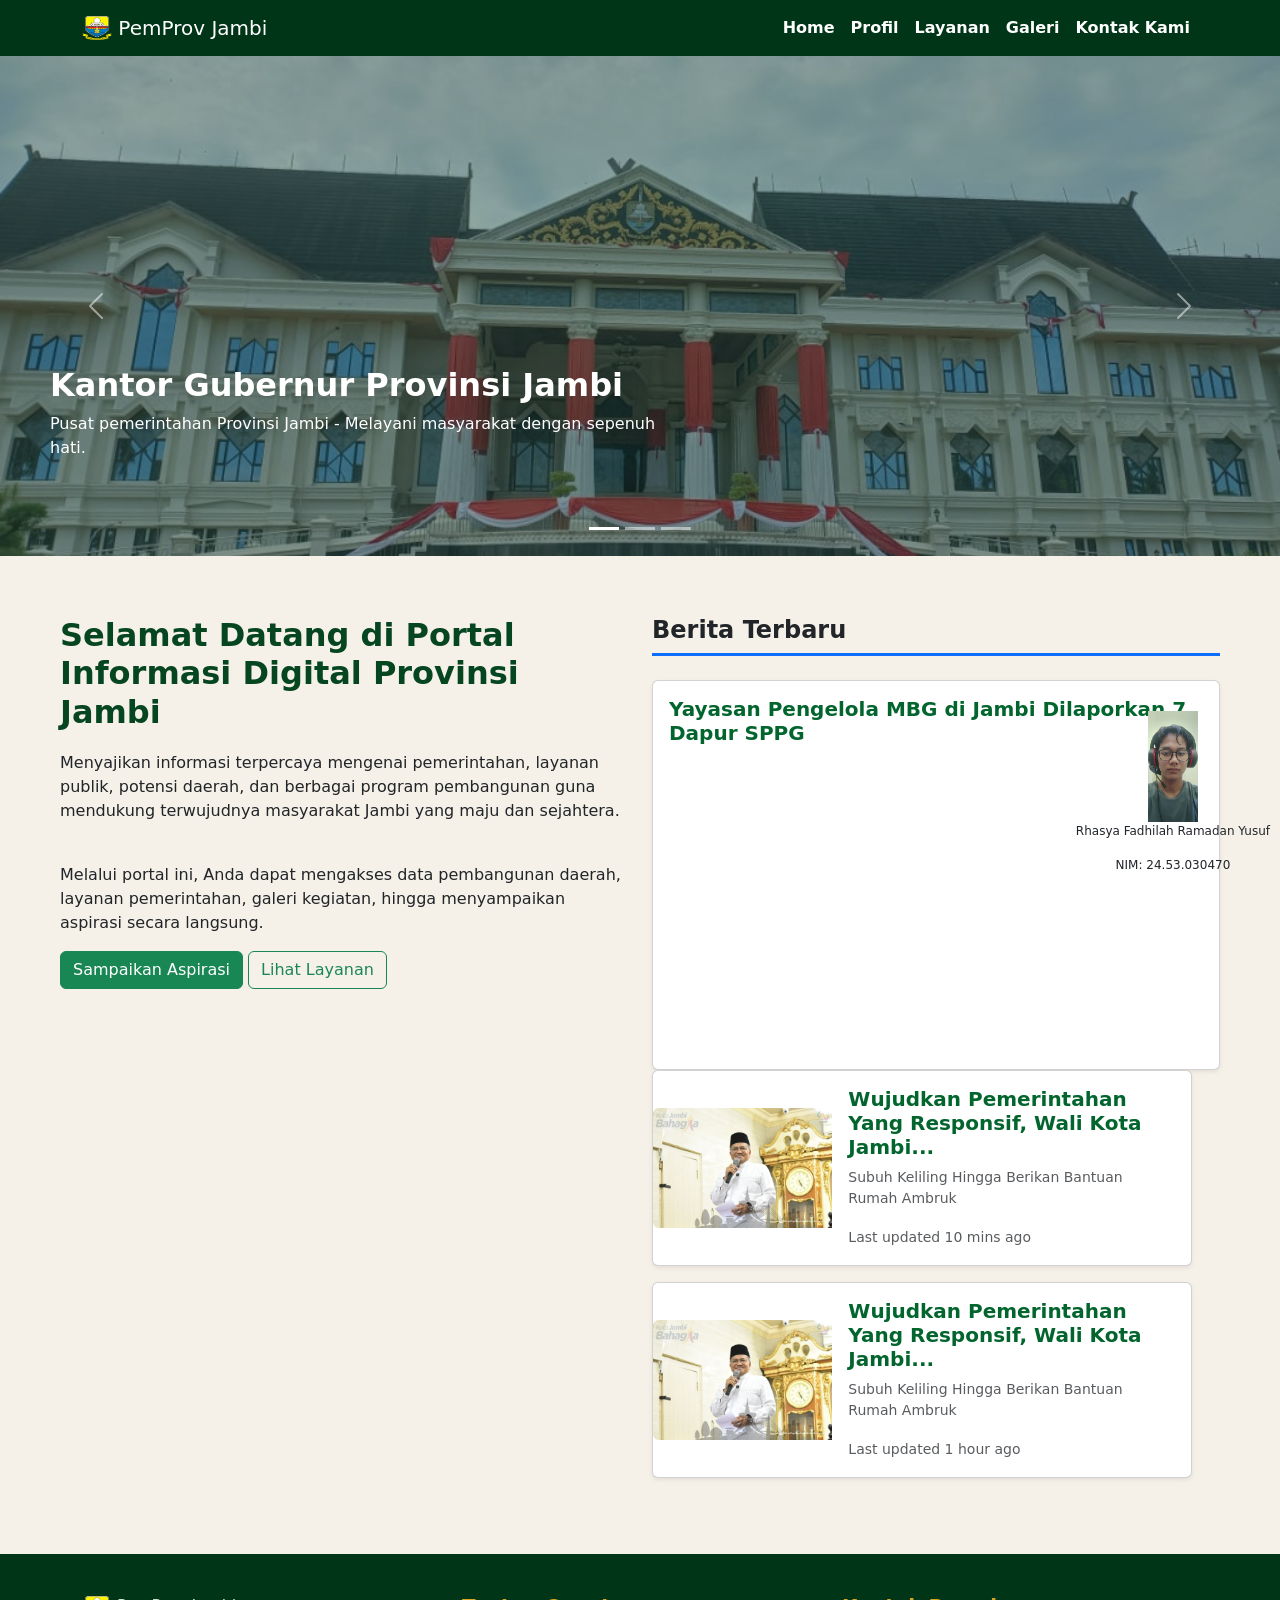
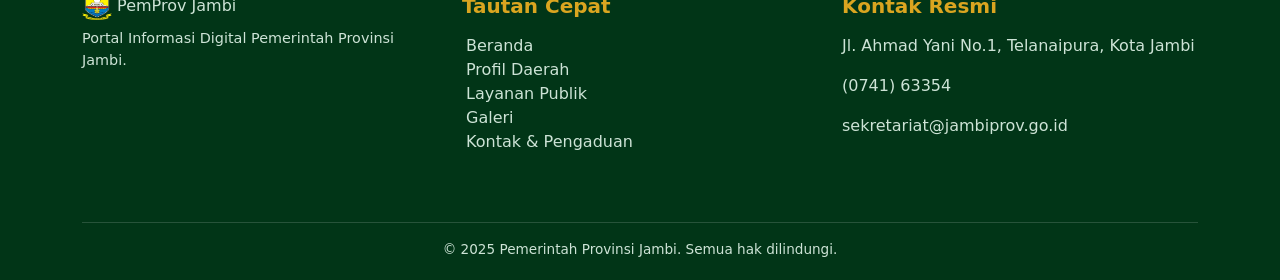
<file: index.html>
<!doctype html>
<html lang="en">

<head>

    <meta charset="utf-8">
    <meta name="viewport" content="width=device-width, initial-scale=1">
    <link href="https://cdn.jsdelivr.net/npm/bootstrap@5.0.2/dist/css/bootstrap.min.css" rel="stylesheet"
        integrity="sha384-EVSTQN3/azprG1Anm3QDgpJLIm9Nao0Yz1ztcQTwFspd3yD65VohhpuuCOmLASjC" crossorigin="anonymous">
    <link rel="stylesheet" href="style.css">
    <link rel="shortcut icon" href="gambar/logo provinsi.png">
    <title>index</title>
</head>

<body>
    <nav class="navbar navbar-expand-lg navbar-dark">
        <div class="container">
            <a class="navbar-brand" href="index.html">
                <img src="gambar/logo provinsi.png" alt="Logo" width="30" height="24"
                    class="d-inline-block align-text-top">
                PemProv Jambi
            </a>
            <button class="navbar-toggler" type="button" data-bs-toggle="collapse" data-bs-target="#navbarNav"
                aria-controls="navbarNav" aria-expanded="false" aria-label="Toggle navigation">
                <span class="navbar-toggler-icon"></span>
            </button>
            <div class="collapse navbar-collapse" id="navbarNav">
                <ul class="navbar-nav ms-auto">
                    <li class="nav-item">
                        <a class="nav-link active" aria-current="page" href="index.html">Home</a>
                    </li>
                    <li class="nav-item">
                        <a class="nav-link" href="profil.html">Profil</a>
                    </li>
                    <li class="nav-item">
                        <a class="nav-link" href="layanan.html">Layanan</a>
                    </li>
                    <li class="nav-item">
                        <a class="nav-link" href="galeri.html">Galeri</a>
                    </li>
                    <li class="nav-item">
                        <a class="nav-link" href="kontak.html">Kontak Kami</a>
                    </li>
                </ul>
            </div>
        </div>
    </nav>

    <div class="carousel-contain">
        <div id="carouselExampleCaptions" class="carousel slide" data-bs-ride="false">
            <div class="carousel-indicators">
                <button type="button" data-bs-target="#carouselExampleCaptions" data-bs-slide-to="0" class="active"
                    aria-current="true" aria-label="Slide 1"></button>
                <button type="button" data-bs-target="#carouselExampleCaptions" data-bs-slide-to="1"
                    aria-label="Slide 2"></button>
                <button type="button" data-bs-target="#carouselExampleCaptions" data-bs-slide-to="2"
                    aria-label="Slide 3"></button>
            </div>
            <div class="carousel-inner">
                <div class="carousel-item active">
                    <img src="gambar/kantor gubernur.jpg" class="d-block w-100"
                        alt="Kantor Gubernur Provinsi Jambi">
                    <div class="carousel-caption d-none d-md-block">
                        <h2>Kantor Gubernur Provinsi Jambi</h2>
                        <p>Pusat pemerintahan Provinsi Jambi - Melayani masyarakat dengan sepenuh hati.</p>
                    </div>
                </div>
                <div class="carousel-item">
                    <img src="gambar/Jembatan-Gentala-Arasy-Jambi.jpg" class="d-block w-100"
                        alt="Jembatan Gentala Arasy">
                    <div class="carousel-caption d-none d-md-block">
                        <h2>Jembatan Gentala Arasy</h2>
                        <p>Ikon kebanggaan infrastruktur Provinsi Jambi yang menghubungkan dua sisi Sungai Batanghari.
                        </p>
                    </div>
                </div>
                <div class="carousel-item">
                    <img src="gambar/peta.jpeg" class="d-block w-100" alt="...">
                    <div class="carousel-caption d-none d-md-block">
                        <h5>Peta Provinsi Jambi</h5>
                        <p></p>
                    </div>
                </div>
            </div>
            <button class="carousel-control-prev" type="button" data-bs-target="#carouselExampleCaptions"
                data-bs-slide="prev">
                <span class="carousel-control-prev-icon" aria-hidden="true"></span>
                <span class="visually-hidden">Previous</span>
            </button>
            <button class="carousel-control-next" type="button" data-bs-target="#carouselExampleCaptions"
                data-bs-slide="next">
                <span class="carousel-control-next-icon" aria-hidden="true"></span>
                <span class="visually-hidden">Next</span>
            </button>
        </div>
    </div>

    <section class="hero">
        <div class="sambutan">
            <div class="row align-items-start">
                <div class="col-lg-6 mb-4">
                    <h2>Selamat Datang di Portal Informasi Digital Provinsi Jambi</h2>
                    <p>Menyajikan informasi terpercaya mengenai pemerintahan, layanan publik,
                        potensi daerah, dan berbagai program pembangunan guna mendukung
                        terwujudnya masyarakat Jambi yang maju dan sejahtera.</p>
                    <br>
                    <p>Melalui portal ini, Anda dapat mengakses data pembangunan daerah, layanan pemerintahan, galeri
                        kegiatan, hingga menyampaikan aspirasi secara langsung.</p>
                    <div>
                        <a href="kontak.html" class="btn btn-success">Sampaikan Aspirasi</a>
                        <a href="layanan.html" class="btn btn-outline-success">Lihat Layanan</a>
                    </div>
                </div>

                <div class="col-lg-6">
                    <div class="border-bottom border-primary border-3 mb-4 pb-2">
                        <h4 class="fw-bold text-dark m-0">
                            Berita Terbaru
                        </h4>
                    </div>

                    <div class="card shadow-sm">
                        <div class="card-body">
                            <h5 class="card-title">Yayasan Pengelola MBG di Jambi Dilaporkan 7 Dapur SPPG</h5>

                            <div class="ratio ratio-16x9">
                                <iframe src="https://www.youtube.com/embed/WRfgl8xK8V0?si=l0uiQWqOsEFsYXa8" title="YouTube video"
                                    allowfullscreen>
                                </iframe>
                            </div>
                        </div>
                    </div>

                    <div class="card mb-3 shadow-sm" style="max-width: 540px;">
                        <div class="row g-0 align-items-center">
                            <div class="col-md-4">
                                <img src="gambar/berita1.jpg" class="img-fluid rounded-start h-100"
                                    alt="Berita 2" style="object-fit: cover;">
                            </div>
                            <div class="col-md-8">
                                <div class="card-body">
                                    <h5 class="card-title">Wujudkan Pemerintahan Yang Responsif, Wali Kota Jambi...</h5>
                                    <p class="card-text small text-muted">Subuh Keliling Hingga Berikan Bantuan Rumah
                                        Ambruk</p>
                                    <p class="card-text"><small class="text-muted">Last updated 10 mins ago</small></p>
                                </div>
                            </div>
                        </div>
                    </div>

                    <div class="card mb-3 shadow-sm" style="max-width: 540px;">
                        <div class="row g-0 align-items-center">
                            <div class="col-md-4">
                                <img src="gambar/berita1.jpg" class="img-fluid rounded-start h-100"
                                    alt="Berita 3" style="object-fit: cover;">
                            </div>
                            <div class="col-md-8">
                                <div class="card-body">
                                    <h5 class="card-title">Wujudkan Pemerintahan Yang Responsif, Wali Kota Jambi...</h5>
                                    <p class="card-text small text-muted">Subuh Keliling Hingga Berikan Bantuan Rumah
                                        Ambruk</p>
                                    <p class="card-text"><small class="text-muted">Last updated 1 hour ago</small></p>
                                </div>
                            </div>
                        </div>
                    </div>

                </div>
            </div>
        </div>
    </section>




    <footer>
        <div class="container">
            <div class="row">
                <div class="col-md-4 mb-4">
                    <a class="navbar-brand" href="index.html">
                        <img src="gambar/logo provinsi.png" alt="Logo" width="30" height="24"
                            class="d-inline-block align-text-top">
                        PemProv Jambi </a>
                    <p class="mt-2" style="font-size:0.9rem; ">Portal Informasi Digital Pemerintah Provinsi Jambi.</p>
                </div>
                <div class="col-md-4 mb-4">
                    <h5>Tautan Cepat</h5>
                    <ul class="list-unstyled">
                        <li><a href="index.html"><i class="bi bi-chevron-right me-1"></i>Beranda</a></li>
                        <li><a href="profil.html"><i class="bi bi-chevron-right me-1"></i>Profil Daerah</a></li>
                        <li><a href="layanan.html"><i class="bi bi-chevron-right me-1"></i>Layanan Publik</a></li>
                        <li><a href="galeri.html"><i class="bi bi-chevron-right me-1"></i>Galeri</a></li>
                        <li><a href="kontak.html"><i class="bi bi-chevron-right me-1"></i>Kontak & Pengaduan</a></li>
                    </ul>
                </div>
                <div class="col-md-4 mb-4">
                    <h5>Kontak Resmi</h5>
                    <p>Jl. Ahmad Yani No.1, Telanaipura, Kota Jambi</p>
                    <p>(0741) 63354</p>
                    <p>sekretariat@jambiprov.go.id</p>
                </div>
            </div>
            <div class="copyright">© 2025 Pemerintah Provinsi Jambi. Semua hak dilindungi.</div>
        </div>
    </footer>



    <script src="https://cdn.jsdelivr.net/npm/bootstrap@5.0.2/dist/js/bootstrap.bundle.min.js"
        integrity="sha384-MrcW6ZMFYlzcLA8Nl+NtUVF0sA7MsXsP1UyJoMp4YLEuNSfAP+JcXn/tWtIaxVXM"
        crossorigin="anonymous"></script>

    <div style="position:fixed; bottom:10px; right:10px; text-align:center;">
        <img src="gambar/foto gw.jpeg" width="50">
        <p style="font-size:12px;">Rhasya Fadhilah Ramadan Yusuf</p>
        <p style="font-size:12px;">NIM: 24.53.030470</p>
    </div>
</body>

</html>
</file>
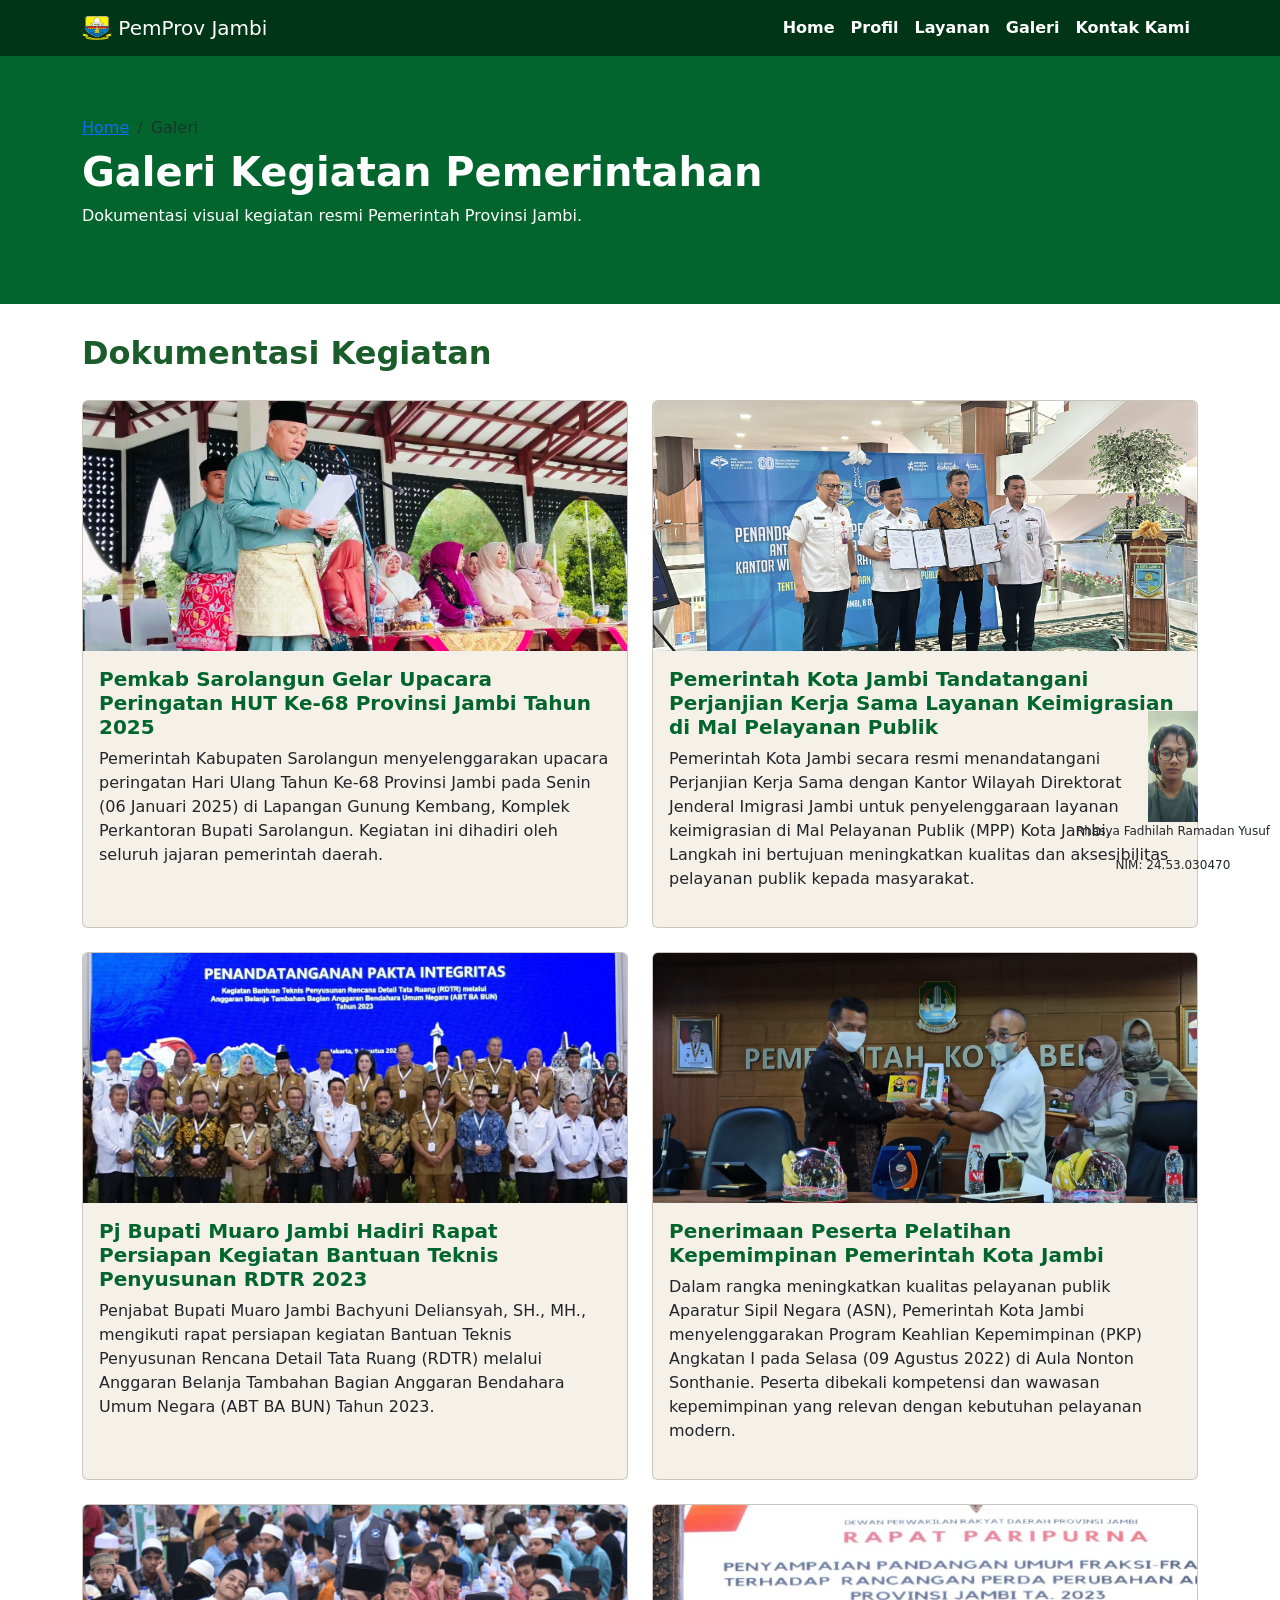
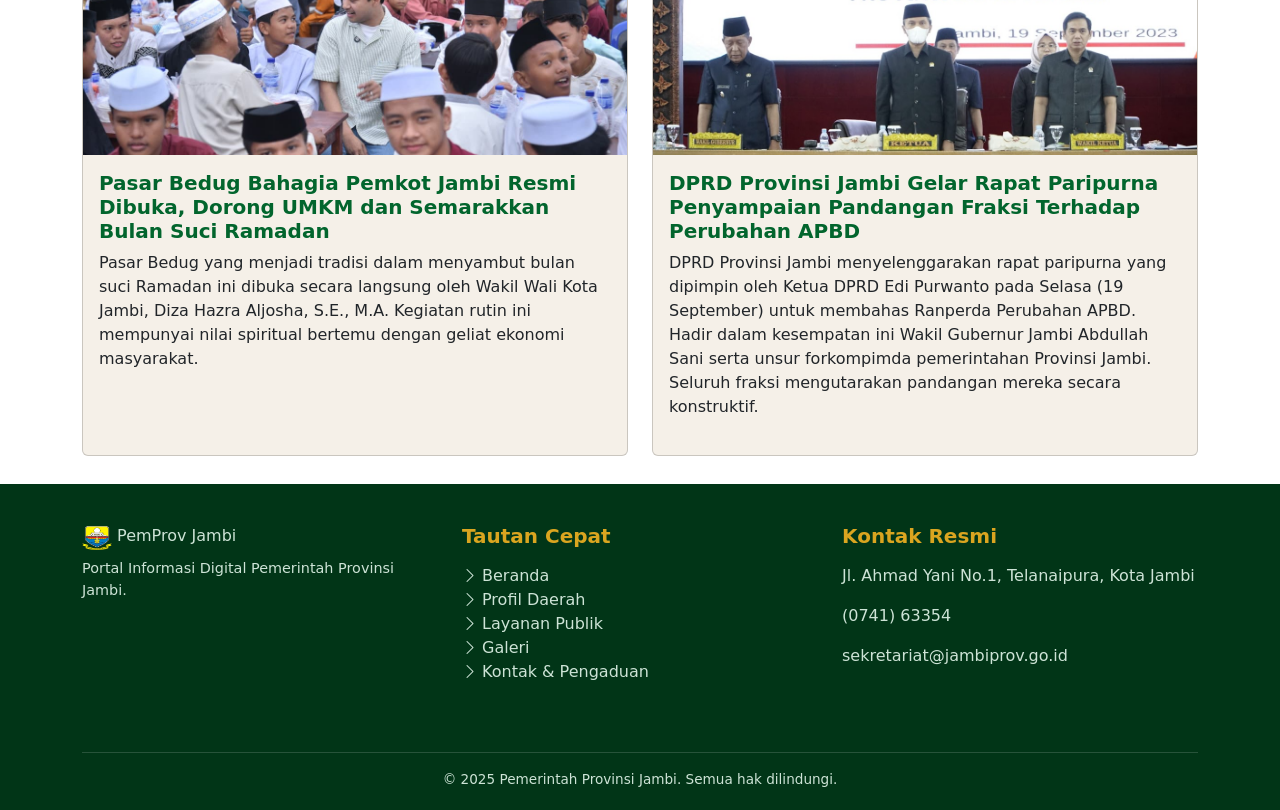
<file: galeri.html>
<!doctype html>
<html lang="en">

<head>

    <meta charset="utf-8">
    <meta name="viewport" content="width=device-width, initial-scale=1">
    <link href="https://cdn.jsdelivr.net/npm/bootstrap@5.0.2/dist/css/bootstrap.min.css" rel="stylesheet"
        integrity="sha384-EVSTQN3/azprG1Anm3QDgpJLIm9Nao0Yz1ztcQTwFspd3yD65VohhpuuCOmLASjC" crossorigin="anonymous">
    <link rel="stylesheet" href="style.css">
    <link rel="stylesheet" href="https://cdn.jsdelivr.net/npm/bootstrap-icons@1.11.3/font/bootstrap-icons.min.css">
     <link rel="shortcut icon" href="gambar/logo provinsi.png">
    <title>Galeri</title>
</head>

<body>
    <nav class="navbar navbar-expand-lg navbar-dark">
        <div class="container">
            <a class="navbar-brand" href="index.html">
                <img src="gambar/logo provinsi.png" alt="Logo" width="30" height="24"
                    class="d-inline-block align-text-top">
                PemProv Jambi
            </a>
            <button class="navbar-toggler" type="button" data-bs-toggle="collapse" data-bs-target="#navbarNav"
                aria-controls="navbarNav" aria-expanded="false" aria-label="Toggle navigation">
                <span class="navbar-toggler-icon"></span>
            </button>
            <div class="collapse navbar-collapse" id="navbarNav">
                <ul class="navbar-nav ms-auto">
                    <li class="nav-item">
                        <a class="nav-link" href="index.html">Home</a>
                    </li>
                    <li class="nav-item">
                        <a class="nav-link" href="profil.html">Profil</a>
                    </li>
                    <li class="nav-item">
                        <a class="nav-link" href="layanan.html">Layanan</a>
                    </li>
                    <li class="nav-item">
                        <a class="nav-link active" aria-current="page" href="galeri.html">Galeri</a>
                    </li>
                    <li class="nav-item">
                        <a class="nav-link" href="kontak.html">Kontak Kami</a>
                    </li>
                </ul>
            </div>
        </div>
    </nav>


    <div class="page-header">
        <div class="container">
            <nav aria-label="breadcrumb">
                <ol class="breadcrumb mb-2">
                    <li class="breadcrumb-item"><a href="index.html">Home</a></li>
                    <li class="breadcrumb-item active" aria-current="page">Galeri</li>
                </ol>
            </nav>
            
            <h1>Galeri Kegiatan Pemerintahan</h1>
            <p>Dokumentasi visual kegiatan resmi Pemerintah Provinsi Jambi.</p>
        </div>
    </div>

    <section class="Galeri-section">
        <div class="container">
            <h2 class="section-title">Dokumentasi Kegiatan</h2>

            <div class="row row-cols-1 row-cols-md-2 g-4">
                <div class="col">
                    <div class="card">
                        <img src="gambar/upacara.jpg" class="card-img-top" alt="Upacara HUT Provinsi Jambi">
                        <div class="card-body">
                            <h5 class="card-title">Pemkab Sarolangun Gelar Upacara Peringatan HUT Ke-68 Provinsi Jambi Tahun 2025</h5>
                            <p class="card-text">Pemerintah Kabupaten Sarolangun menyelenggarakan upacara peringatan Hari Ulang Tahun Ke-68 Provinsi Jambi pada Senin (06 Januari 2025) di Lapangan Gunung Kembang, Komplek Perkantoran Bupati Sarolangun. Kegiatan ini dihadiri oleh seluruh jajaran pemerintah daerah.</p>
                        </div>
                    </div>
                </div>
                <div class="col">
                    <div class="card">
                        <img src="gambar/Kerja sama MPP kota3.jpeg" class="card-img-top" alt="Kerja Sama MPP">
                        <div class="card-body">
                            <h5 class="card-title">Pemerintah Kota Jambi Tandatangani Perjanjian Kerja Sama Layanan Keimigrasian di Mal Pelayanan Publik</h5>
                            <p class="card-text">Pemerintah Kota Jambi secara resmi menandatangani Perjanjian Kerja Sama dengan Kantor Wilayah Direktorat Jenderal Imigrasi Jambi untuk penyelenggaraan layanan keimigrasian di Mal Pelayanan Publik (MPP) Kota Jambi. Langkah ini bertujuan meningkatkan kualitas dan aksesibilitas pelayanan publik kepada masyarakat.</p>
                        </div>
                    </div>
                </div>
                <div class="col">
                    <div class="card">
                        <img src="gambar/Rapat_Persiapan_Kegiatan_Bantuan_Teknis_Penyusunan_RDTR_Melalui_ABT_BA_BUN_Tahun_2023.jpg"
                            class="card-img-top" alt="Rapat Persiapan RDTR">
                        <div class="card-body">
                            <h5 class="card-title">Pj Bupati Muaro Jambi Hadiri Rapat Persiapan Kegiatan Bantuan Teknis Penyusunan RDTR 2023</h5>
                            <p class="card-text">Penjabat Bupati Muaro Jambi Bachyuni Deliansyah, SH., MH., mengikuti rapat persiapan kegiatan Bantuan Teknis Penyusunan Rencana Detail Tata Ruang (RDTR) melalui Anggaran Belanja Tambahan Bagian Anggaran Bendahara Umum Negara (ABT BA BUN) Tahun 2023.</p>
                        </div>
                    </div>
                </div>
                <div class="col">
                    <div class="card">
                        <img src="gambar/penerimaaan peserta.jpeg" class="card-img-top" alt="Penerimaan Peserta Pelatihan">
                        <div class="card-body">
                            <h5 class="card-title">Penerimaan Peserta Pelatihan Kepemimpinan Pemerintah Kota Jambi</h5>
                            <p class="card-text">Dalam rangka meningkatkan kualitas pelayanan publik Aparatur Sipil Negara (ASN), Pemerintah Kota Jambi menyelenggarakan Program Keahlian Kepemimpinan (PKP) Angkatan I pada Selasa (09 Agustus 2022) di Aula Nonton Sonthanie. Peserta dibekali kompetensi dan wawasan kepemimpinan yang relevan dengan kebutuhan pelayanan modern.</p>
                        </div>
                    </div>
                </div>
                <div class="col">
                    <div class="card">
                        <img src="gambar/pasar bedug.jpeg" class="card-img-top" alt="Pasar Bedug Bahagia">
                        <div class="card-body">
                            <h5 class="card-title">Pasar Bedug Bahagia Pemkot Jambi Resmi Dibuka, Dorong UMKM dan Semarakkan Bulan Suci Ramadan</h5>
                            <p class="card-text">Pasar Bedug yang menjadi tradisi dalam menyambut bulan suci Ramadan ini dibuka secara langsung oleh Wakil Wali Kota Jambi, Diza Hazra Aljosha, S.E., M.A. Kegiatan rutin ini mempunyai nilai spiritual bertemu dengan geliat ekonomi masyarakat.</p>
                        </div>
                    </div>
                </div>
                <div class="col">
                    <div class="card">
                        <img src="gambar/rapat jambi.jpg" class="card-img-top" alt="Rapat Paripurna DPRD">
                        <div class="card-body">
                            <h5 class="card-title">DPRD Provinsi Jambi Gelar Rapat Paripurna Penyampaian Pandangan Fraksi Terhadap Perubahan APBD</h5>
                            <p class="card-text">DPRD Provinsi Jambi menyelenggarakan rapat paripurna yang dipimpin oleh Ketua DPRD Edi Purwanto pada Selasa (19 September) untuk membahas Ranperda Perubahan APBD. Hadir dalam kesempatan ini Wakil Gubernur Jambi Abdullah Sani serta unsur forkompimda pemerintahan Provinsi Jambi. Seluruh fraksi mengutarakan pandangan mereka secara konstruktif.</p>
                        </div>
                    </div>
                </div>
            </div>
        </div>
    </section>

    
    <footer>
        <div class="container">
            <div class="row">
                <div class="col-md-4 mb-4">
                    <a class="navbar-brand" href="index.html">
                        <img src="gambar/logo provinsi.png" alt="Logo" width="30" height="24"
                            class="d-inline-block align-text-top">
                        PemProv Jambi </a>
                    <p class="mt-2" style="font-size:0.9rem; ">Portal Informasi Digital Pemerintah Provinsi Jambi.</p>
                </div>
                <div class="col-md-4 mb-4">
                    <h5>Tautan Cepat</h5>
                    <ul class="list-unstyled">
                        <li><a href="index.html"><i class="bi bi-chevron-right me-1"></i>Beranda</a></li>
                        <li><a href="profil.html"><i class="bi bi-chevron-right me-1"></i>Profil Daerah</a></li>
                        <li><a href="layanan.html"><i class="bi bi-chevron-right me-1"></i>Layanan Publik</a></li>
                        <li><a href="galeri.html"><i class="bi bi-chevron-right me-1"></i>Galeri</a></li>
                        <li><a href="kontak.html"><i class="bi bi-chevron-right me-1"></i>Kontak & Pengaduan</a></li>
                    </ul>
                </div>
                <div class="col-md-4 mb-4">
                    <h5>Kontak Resmi</h5>
                    <p>Jl. Ahmad Yani No.1, Telanaipura, Kota Jambi</p>
                    <p>(0741) 63354</p>
                    <p>sekretariat@jambiprov.go.id</p>
                </div>
            </div>
            <div class="copyright">© 2025 Pemerintah Provinsi Jambi. Semua hak dilindungi.</div>
        </div>
    </footer>
<div style="position:fixed; bottom:10px; right:10px; text-align:center;">
        <img src="gambar/foto gw.jpeg" width="50">
        <p style="font-size:12px;">Rhasya Fadhilah Ramadan Yusuf</p>
        <p style="font-size:12px;">NIM: 24.53.030470</p>
      </div>

    <script src="https://cdn.jsdelivr.net/npm/bootstrap@5.0.2/dist/js/bootstrap.bundle.min.js"
        integrity="sha384-MrcW6ZMFYlzcLA8Nl+NtUVF0sA7MsXsP1UyJoMp4YLEuNSfAP+JcXn/tWtIaxVXM"
        crossorigin="anonymous"></script>
</body>
</html>
</file>
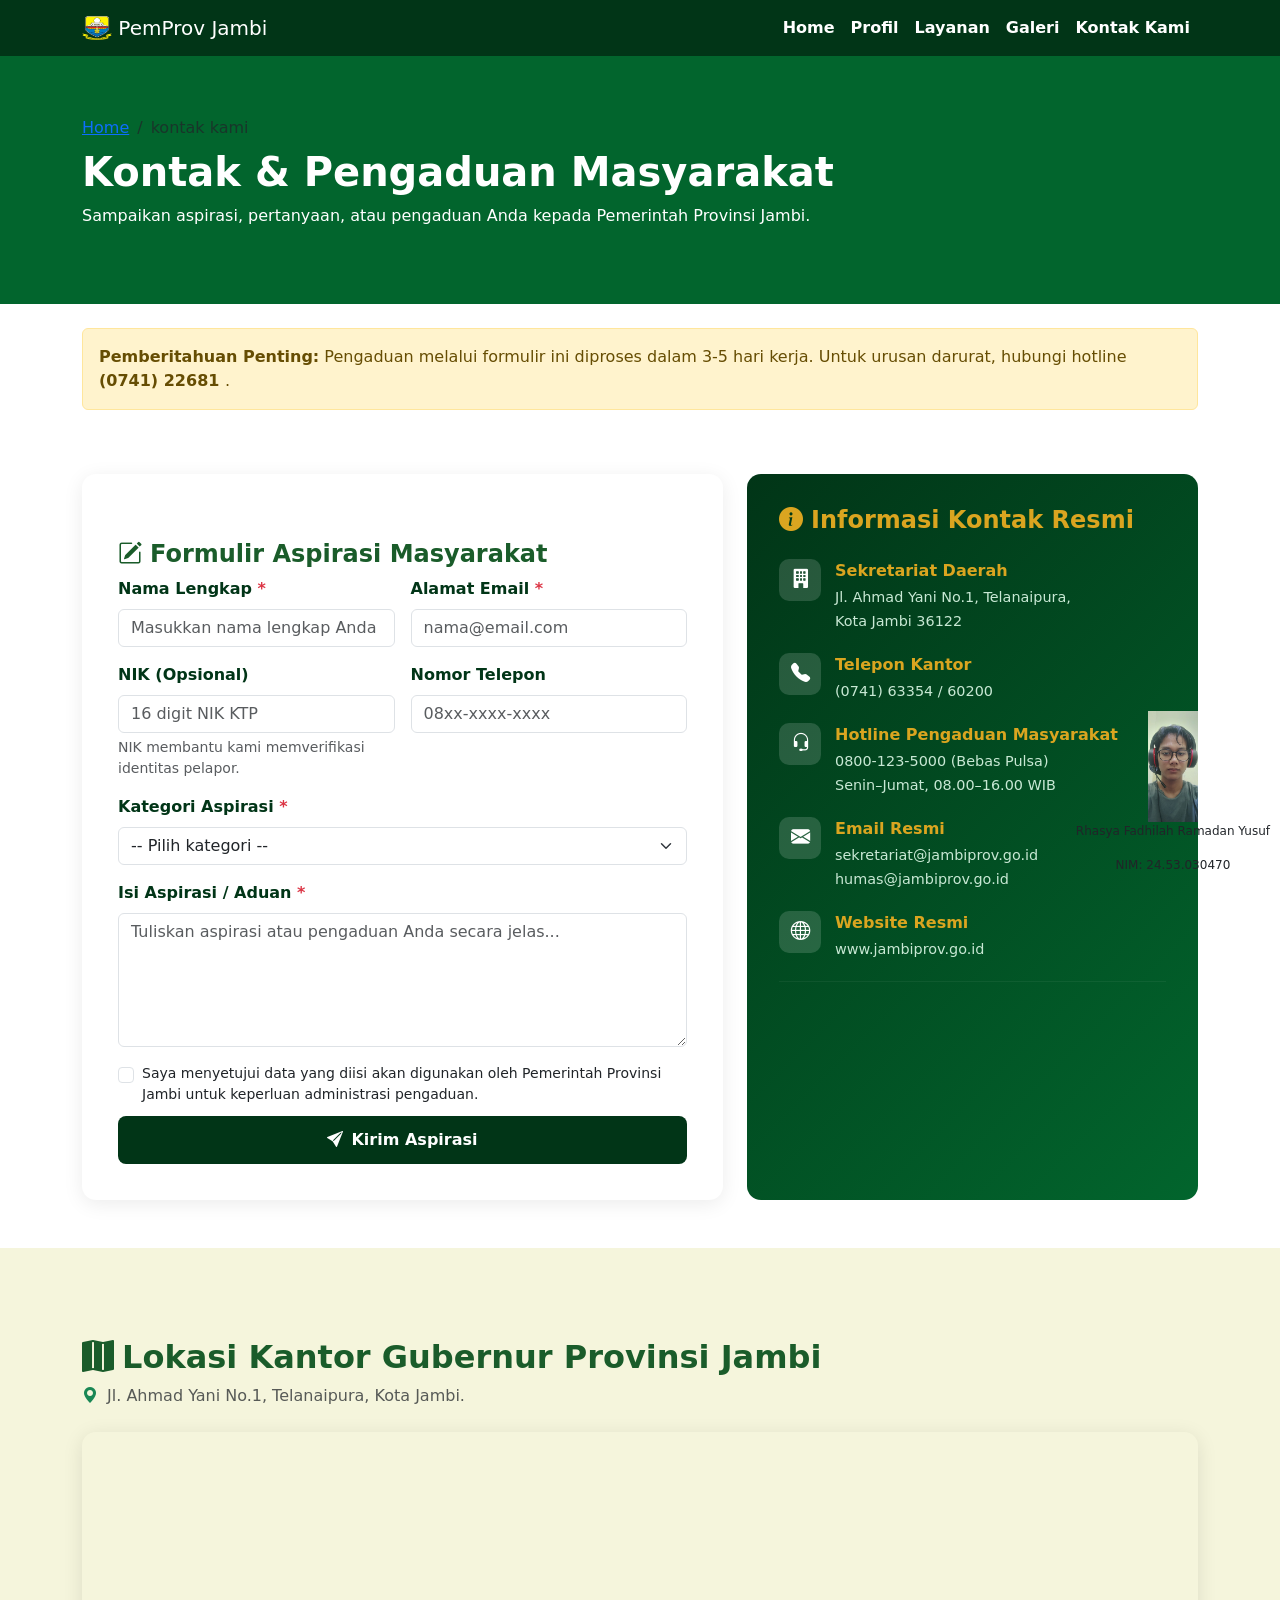
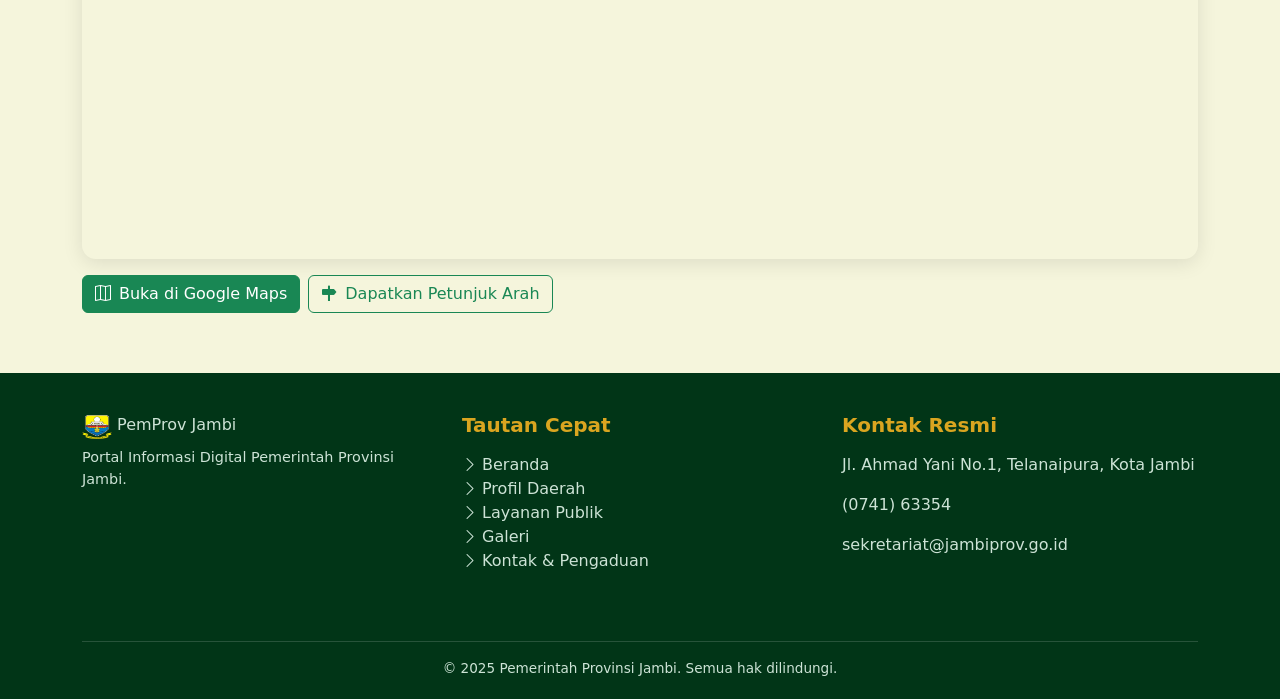
<file: kontak.html>
<!doctype html>
<html lang="en">

<head>

    <meta charset="utf-8">
    <meta name="viewport" content="width=device-width, initial-scale=1">
    <link href="https://cdn.jsdelivr.net/npm/bootstrap@5.0.2/dist/css/bootstrap.min.css" rel="stylesheet"
        integrity="sha384-EVSTQN3/azprG1Anm3QDgpJLIm9Nao0Yz1ztcQTwFspd3yD65VohhpuuCOmLASjC" crossorigin="anonymous">
    <link rel="stylesheet" href="style.css">
    <link rel="stylesheet" href="https://cdn.jsdelivr.net/npm/bootstrap-icons@1.11.3/font/bootstrap-icons.min.css">
     <link rel="shortcut icon" href="gambar/logo provinsi.png">
    <title>Kontak</title>
</head>

<body>
    <nav class="navbar navbar-expand-lg navbar-dark">
        <div class="container">
            <a class="navbar-brand" href="index.html">
                <img src="gambar/logo provinsi.png" alt="Logo" width="30" height="24"
                    class="d-inline-block align-text-top">
                PemProv Jambi
            </a>
            <button class="navbar-toggler" type="button" data-bs-toggle="collapse" data-bs-target="#navbarNav"
                aria-controls="navbarNav" aria-expanded="false" aria-label="Toggle navigation">
                <span class="navbar-toggler-icon"></span>
            </button>
            <div class="collapse navbar-collapse" id="navbarNav">
                <ul class="navbar-nav ms-auto">
                    <li class="nav-item">
                        <a class="nav-link" href="index.html">Home</a>
                    </li>
                    <li class="nav-item">
                        <a class="nav-link" aria-current="page" href="profil.html">Profil</a>
                    </li>
                    <li class="nav-item">
                        <a class="nav-link" href="layanan.html">Layanan</a>
                    </li>
                    <li class="nav-item">
                        <a class="nav-link" href="galeri.html">Galeri</a>
                    </li>
                    <li class="nav-item">
                        <a class="nav-link active" href="kontak.html">Kontak Kami</a>
                    </li>
                </ul>
            </div>
        </div>
    </nav>


    <div class="page-header">
        <div class="container">
            <nav aria-label="breadcrumb">
                <ol class="breadcrumb mb-2">
                    <li class="breadcrumb-item"><a href="index.html">Home</a></li>
                    <li class="breadcrumb-item active" aria-current="page">kontak kami</li>
                </ol>
            </nav>
            <h1>Kontak & Pengaduan Masyarakat</h1>
            <p>Sampaikan aspirasi, pertanyaan, atau pengaduan Anda kepada Pemerintah Provinsi Jambi.</p>
        </div>
    </div>

    <div class="container mt-4">
  <div class="alert alert-warning d-flex align-items-center gap-3" role="alert">
   
    <div>
      <strong>Pemberitahuan Penting:</strong> Pengaduan melalui formulir ini diproses dalam 3-5 hari kerja.
      Untuk urusan darurat, hubungi hotline <strong> (0741) 22681  </strong>.
    </div>
  </div>
</div>

<section class="py-5">
  <div class="container">
    <div class="row g-4">

      <div class="col-lg-7">
        <div class="form-card">
          <h4 class="section-title"><i class="bi bi-pencil-square me-2"></i>Formulir Aspirasi Masyarakat</h4>
          <div class="section-divider"></div>
          <div class="alert alert-success" id="alertSuccess" role="alert">
            <i class="bi bi-check-circle-fill me-2"></i>
            <strong>Terima kasih!</strong> Pesan Anda berhasil terkirim. Kami akan menghubungi Anda dalam 3–5 hari kerja.
          </div>
          <div class="row g-3">
            <div class="col-md-6">
              <label class="form-label">Nama Lengkap <span class="text-danger">*</span></label>
              <input type="text" class="form-control" id="inputNama" placeholder="Masukkan nama lengkap Anda">
            </div>
            <div class="col-md-6">
              <label class="form-label">Alamat Email <span class="text-danger">*</span></label>
              <input type="email" class="form-control" id="inputEmail" placeholder="nama@email.com">
            </div>
            <div class="col-md-6">
              <label class="form-label">NIK (Opsional)</label>
              <input type="text" class="form-control" id="inputNIK" placeholder="16 digit NIK KTP" maxlength="16">
              <div class="form-text">NIK membantu kami memverifikasi identitas pelapor.</div>
            </div>
            <div class="col-md-6">
              <label class="form-label">Nomor Telepon</label>
              <input type="tel" class="form-control" id="inputTelp" placeholder="08xx-xxxx-xxxx">
            </div>
            <div class="col-12">
              <label class="form-label">Kategori Aspirasi <span class="text-danger">*</span></label>
              <select class="form-select" id="inputKategori">
                <option value="" disabled selected>-- Pilih kategori --</option>
                <option>Infrastruktur & Jalan</option>
                <option>Pelayanan Kependudukan</option>
                <option>Pendidikan</option>
                <option>Kesehatan</option>
                <option>Bantuan Sosial</option>
                <option>Lingkungan Hidup</option>
                <option>Lainnya</option>
              </select>
            </div>
            <div class="col-12">
              <label class="form-label">Isi Aspirasi / Aduan <span class="text-danger">*</span></label>
              <textarea class="form-control" id="inputPesan" rows="5" placeholder="Tuliskan aspirasi atau pengaduan Anda secara jelas..."></textarea>
            </div>
            <div class="col-12">
              <div class="form-check">
                <input class="form-check-input" type="checkbox" id="checkPersetujuan">
                <label class="form-check-label small" for="checkPersetujuan">
                  Saya menyetujui data yang diisi akan digunakan oleh Pemerintah Provinsi Jambi untuk keperluan administrasi pengaduan.
                </label>
              </div>
            </div>
            <div class="col-12 mt-2">
              <button class="btn btn-kirim" onclick="kirimFormulir()">
                <i class="bi bi-send-fill me-2"></i>Kirim Aspirasi
              </button>
            </div>
          </div>
        </div>
      </div>

      <div class="col-lg-5">
        <div class="info-card">
          <h4><i class="bi bi-info-circle-fill me-2"></i>Informasi Kontak Resmi</h4>
          <div class="info-item">
            <div class="info-icon"><i class="bi bi-building-fill"></i></div>
            <div class="info-text">
              <strong>Sekretariat Daerah</strong>
              <span>Jl. Ahmad Yani No.1, Telanaipura,<br>Kota Jambi 36122</span>
            </div>
          </div>
          <div class="info-item">
            <div class="info-icon"><i class="bi bi-telephone-fill"></i></div>
            <div class="info-text">
              <strong>Telepon Kantor</strong>
              <span>(0741) 63354 / 60200</span>
            </div>
          </div>
          <div class="info-item">
            <div class="info-icon"><i class="bi bi-headset"></i></div>
            <div class="info-text">
              <strong>Hotline Pengaduan Masyarakat</strong>
              <span>0800-123-5000 (Bebas Pulsa)<br>Senin–Jumat, 08.00–16.00 WIB</span>
            </div>
          </div>
          <div class="info-item">
            <div class="info-icon"><i class="bi bi-envelope-fill"></i></div>
            <div class="info-text">
              <strong>Email Resmi</strong>
              <span>sekretariat@jambiprov.go.id<br>humas@jambiprov.go.id</span>
            </div>
          </div>
          <div class="info-item">
            <div class="info-icon"><i class="bi bi-globe"></i></div>
            <div class="info-text">
              <strong>Website Resmi</strong>
              <span>www.jambiprov.go.id</span>
            </div>
          </div>
          <hr style="border-color:rgba(255,255,255,0.2); margin:20px 0;"/>
          <!-- social links removed per request -->
        </div>
      </div>

    </div>
  </div>
</section>

<!-- GOOGLE MAPS -->
<section class="maps-section">
  <div class="container">
    <h2 class="section-title"><i class="bi bi-map-fill me-2"></i>Lokasi Kantor Gubernur Provinsi Jambi</h2>
    <div class="section-divider"></div>
    <p class="text-muted mb-4">
      <i class="bi bi-geo-alt-fill text-success me-1"></i>
      Jl. Ahmad Yani No.1, Telanaipura, Kota Jambi.
    </p>
    <div class="maps-wrapper">
      <iframe
        src="https://www.google.com/maps/embed?pb=!1m18!1m12!1m3!1d3988.2226870041246!2d103.60941557398!3d-1.5968977367695!2m3!1f0!2f0!3f0!3m2!1i1024!2i768!4f13.1!3m3!1m2!1s0x2e25768b3c3e9b0f%3A0x4e9d37a7c68bad63!2sKantor%20Gubernur%20Provinsi%20Jambi!5e0!3m2!1sid!2sid!4v1717890000000!5m2!1sid!2sid"
        allowfullscreen="" loading="lazy" referrerpolicy="no-referrer-when-downgrade"
        title="Peta Lokasi Kantor Gubernur Provinsi Jambi">
      </iframe>
    </div>
    <div class="mt-3 d-flex gap-2 flex-wrap">
      <a href="https://maps.google.com/?q=Kantor+Gubernur+Provinsi+Jambi+Telanaipura" target="_blank" class="btn btn-success">
        <i class="bi bi-map me-2"></i>Buka di Google Maps
      </a>
      <a href="https://maps.google.com/maps/dir//Kantor+Gubernur+Provinsi+Jambi" target="_blank" class="btn btn-outline-success">
        <i class="bi bi-signpost-fill me-2"></i>Dapatkan Petunjuk Arah
      </a>
    </div>
  </div>
</section>
<div style="position:fixed; bottom:10px; right:10px; text-align:center;">
        <img src="gambar/foto gw.jpeg" width="50">
        <p style="font-size:12px;">Rhasya Fadhilah Ramadan Yusuf</p>
        <p style="font-size:12px;">NIM: 24.53.030470</p>
      </div>

      <footer>
        <div class="container">
            <div class="row">
                <div class="col-md-4 mb-4">
                    <a class="navbar-brand" href="index.html">
                        <img src="gambar/logo provinsi.png" alt="Logo" width="30" height="24"
                            class="d-inline-block align-text-top">
                        PemProv Jambi </a>
                    <p class="mt-2" style="font-size:0.9rem; ">Portal Informasi Digital Pemerintah Provinsi Jambi.</p>
                </div>
                <div class="col-md-4 mb-4">
                    <h5>Tautan Cepat</h5>
                    <ul class="list-unstyled">
                        <li><a href="index.html"><i class="bi bi-chevron-right me-1"></i>Beranda</a></li>
                        <li><a href="profil.html"><i class="bi bi-chevron-right me-1"></i>Profil Daerah</a></li>
                        <li><a href="layanan.html"><i class="bi bi-chevron-right me-1"></i>Layanan Publik</a></li>
                        <li><a href="galeri.html"><i class="bi bi-chevron-right me-1"></i>Galeri</a></li>
                        <li><a href="kontak.html"><i class="bi bi-chevron-right me-1"></i>Kontak & Pengaduan</a></li>
                    </ul>
                </div>
                <div class="col-md-4 mb-4">
                    <h5>Kontak Resmi</h5>
                    <p>Jl. Ahmad Yani No.1, Telanaipura, Kota Jambi</p>
                    <p>(0741) 63354</p>
                    <p>sekretariat@jambiprov.go.id</p>
                </div>
            </div>
            <div class="copyright">© 2025 Pemerintah Provinsi Jambi. Semua hak dilindungi.</div>
        </div>
    </footer>
  <script>
  function kirimFormulir() {
    const nama = document.getElementById('inputNama').value.trim();
    const email = document.getElementById('inputEmail').value.trim();
    const pesan = document.getElementById('inputPesan').value.trim();
    const kategori = document.getElementById('inputKategori').value;
    const setuju = document.getElementById('checkPersetujuan').checked;
    if (!nama || !email || !pesan || !kategori) {
      alert('Mohon lengkapi semua kolom yang wajib diisi (*).');
      return;
    }
    if (!setuju) {
      alert('Mohon setujui kebijakan penggunaan data terlebih dahulu.');
      return;
    }
    const alertEl = document.getElementById('alertSuccess');
    alertEl.style.display = 'block';
    alertEl.scrollIntoView({ behavior: 'smooth', block: 'center' });
    document.getElementById('inputNama').value = '';
    document.getElementById('inputEmail').value = '';
    document.getElementById('inputNIK').value = '';
    document.getElementById('inputTelp').value = '';
    document.getElementById('inputKategori').value = '';
    document.getElementById('inputPesan').value = '';
    document.getElementById('checkPersetujuan').checked = false;
    setTimeout(() => { alertEl.style.display = 'none'; }, 6000);
  }
</script>


    <script src="https://cdn.jsdelivr.net/npm/bootstrap@5.0.2/dist/js/bootstrap.bundle.min.js"
        integrity="sha384-MrcW6ZMFYlzcLA8Nl+NtUVF0sA7MsXsP1UyJoMp4YLEuNSfAP+JcXn/tWtIaxVXM"
        crossorigin="anonymous"></script>
</file>
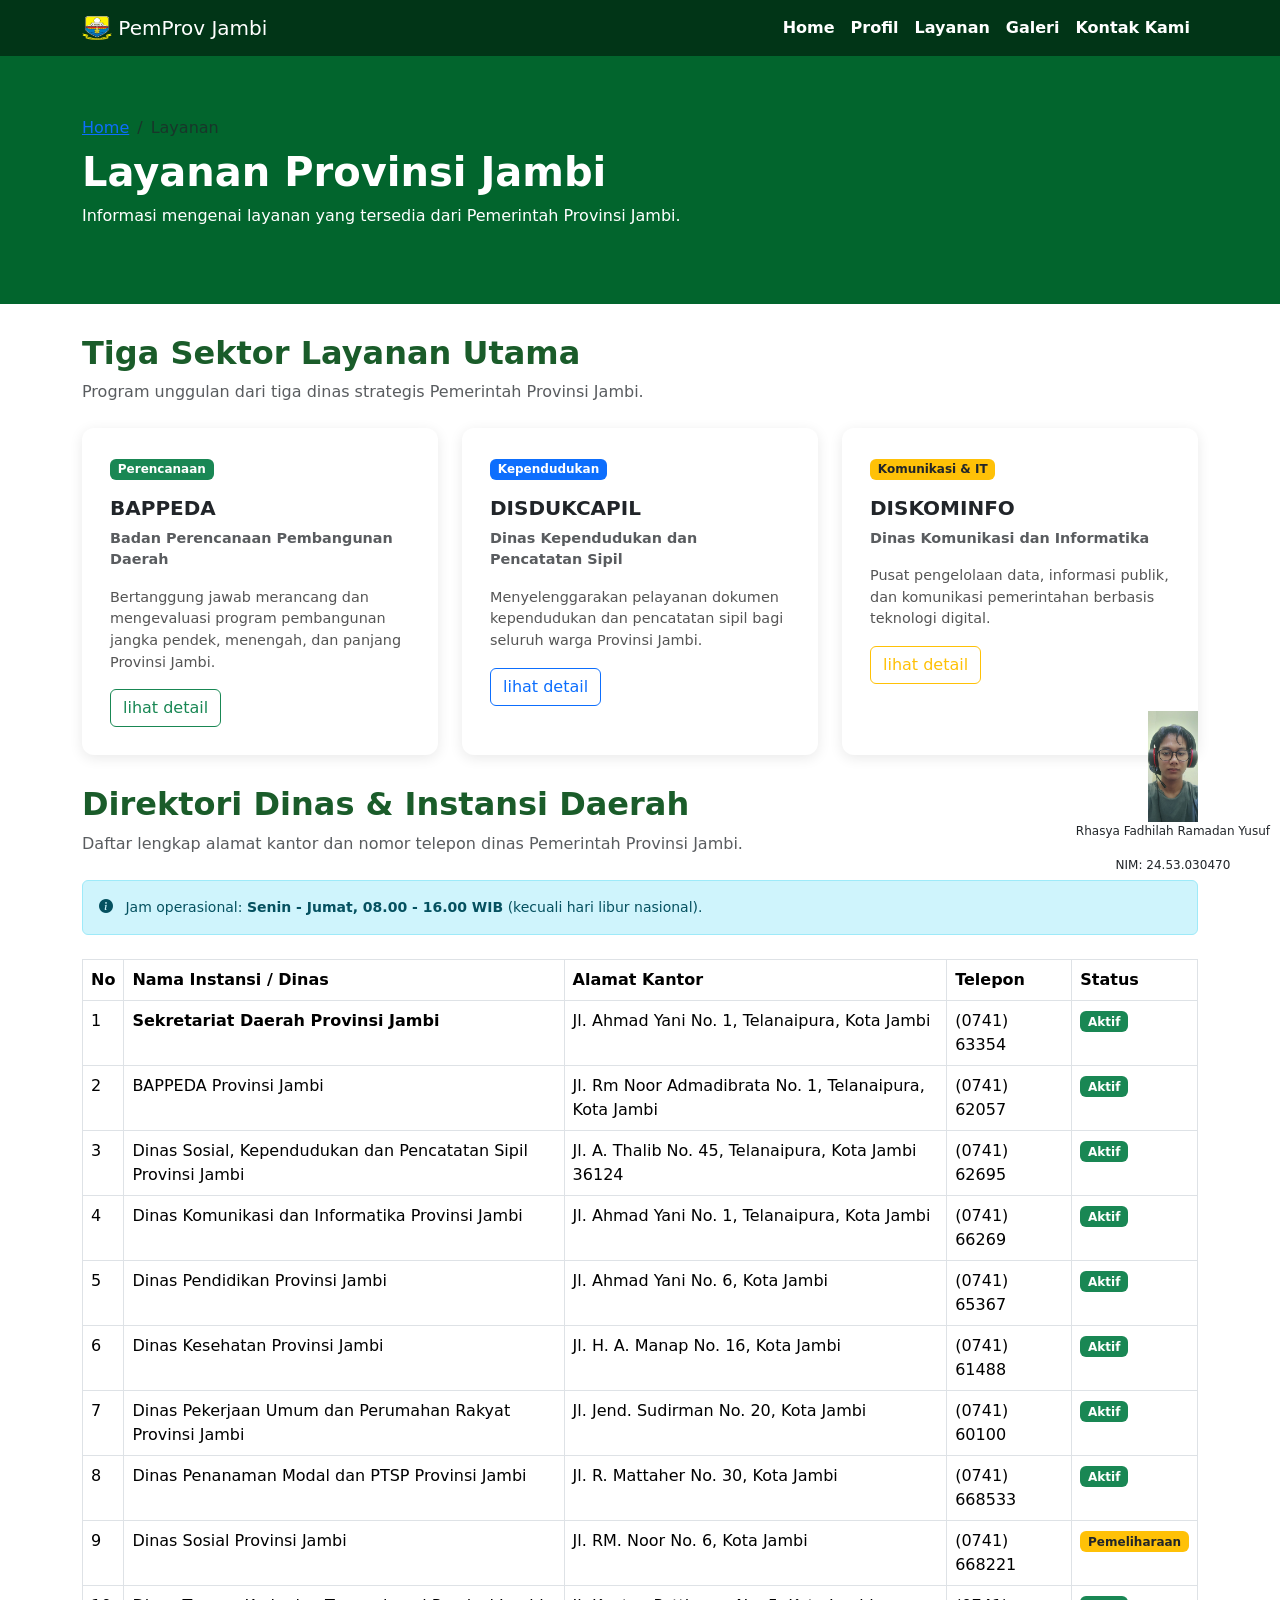
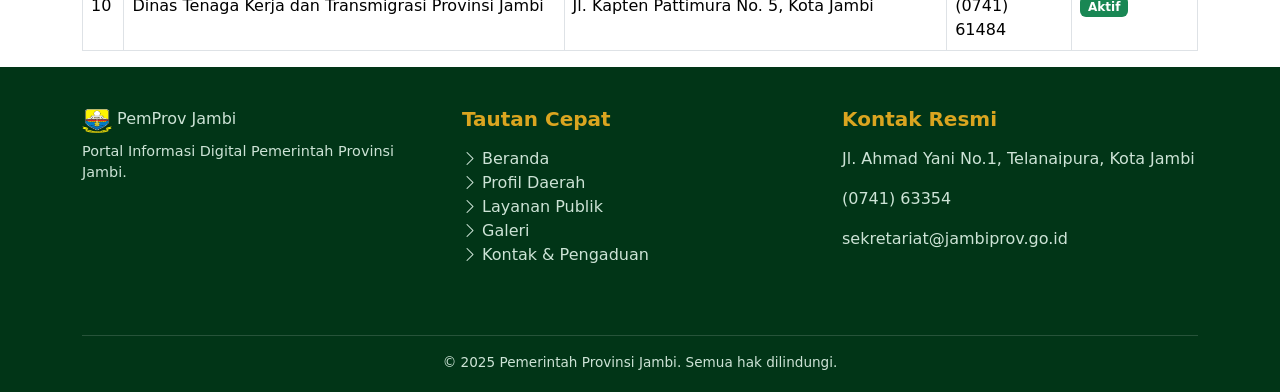
<file: layanan.html>
<!doctype html>
<html lang="en">

<head>

    <meta charset="utf-8">
    <meta name="viewport" content="width=device-width, initial-scale=1">
    <link href="https://cdn.jsdelivr.net/npm/bootstrap@5.0.2/dist/css/bootstrap.min.css" rel="stylesheet"
        integrity="sha384-EVSTQN3/azprG1Anm3QDgpJLIm9Nao0Yz1ztcQTwFspd3yD65VohhpuuCOmLASjC" crossorigin="anonymous">
    <link rel="stylesheet" href="style.css">
    <link rel="stylesheet" href="https://cdn.jsdelivr.net/npm/bootstrap-icons@1.11.3/font/bootstrap-icons.min.css">
     <link rel="shortcut icon" href="gambar/logo provinsi.png">
    <title>Layanan</title>
</head>

<body>
    <nav class="navbar navbar-expand-lg navbar-dark">
        <div class="container">
            <a class="navbar-brand" href="index.html">
                <img src="gambar/logo provinsi.png" alt="Logo" width="30" height="24"
                    class="d-inline-block align-text-top">
                PemProv Jambi
            </a>
            <button class="navbar-toggler" type="button" data-bs-toggle="collapse" data-bs-target="#navbarNav"
                aria-controls="navbarNav" aria-expanded="false" aria-label="Toggle navigation">
                <span class="navbar-toggler-icon"></span>
            </button>
            <div class="collapse navbar-collapse" id="navbarNav">
                <ul class="navbar-nav ms-auto">
                    <li class="nav-item">
                        <a class="nav-link" href="index.html">Home</a>
                    </li>
                    <li class="nav-item">
                        <a class="nav-link" href="profil.html">Profil</a>
                    </li>
                    <li class="nav-item">
                        <a class="nav-link active" aria-current="page" href="layanan.html">Layanan</a>
                    </li>
                    <li class="nav-item">
                        <a class="nav-link" href="galeri.html">Galeri</a>
                    </li>
                    <li class="nav-item">
                        <a class="nav-link" href="kontak.html">Kontak Kami</a>
                    </li>
                </ul>
            </div>
        </div>
    </nav>


    <div class="page-header">
        <div class="container">
            <nav aria-label="breadcrumb">
                <ol class="breadcrumb mb-2">
                    <li class="breadcrumb-item"><a href="index.html">Home</a></li>
                    <li class="breadcrumb-item active" aria-current="page">Layanan</li>
                </ol>
            </nav>
            <h1>Layanan Provinsi Jambi</h1>
            <p>Informasi mengenai layanan yang tersedia dari Pemerintah Provinsi Jambi.</p>
        </div>
    </div>

    <section class="layanan-section">
        <div class="container">
            <h2 class="section-title">Tiga Sektor Layanan Utama</h2>

            <p class="text-muted mb-4">Program unggulan dari tiga dinas strategis Pemerintah Provinsi Jambi.</p>
            <div class="row g-4">

                <div class="col-md-4">
                    <div class="card card-dinas h-100">
                        <div class="card-body">

                            <span class="badge bg-success mb-3">Perencanaan</span>
                            <h5>BAPPEDA</h5>
                            <p class="text-muted small fw-semibold">Badan Perencanaan Pembangunan Daerah</p>
                            <p>Bertanggung jawab merancang dan mengevaluasi program pembangunan jangka pendek, menengah,
                                dan panjang Provinsi Jambi.</p>
                            <button class="btn btn-outline-success" type="button" data-bs-toggle="collapse"
                                data-bs-target="#collapseBAPPEDA" aria-expanded="false" aria-controls="collapseBAPPEDA">
                                lihat detail
                            </button>
                            <div class="collapse" id="collapseBAPPEDA">
                                <div class="card card-body">


                                    <ul class="list-unstyled small text-muted mt-3">
                                        <li><i class="bi bi-check-circle-fill text-success me-2"></i>RPJMD & RKPD Daerah
                                        </li>
                                        <li><i class="bi bi-check-circle-fill text-success me-2"></i>Penelitian dan
                                            pengembangan wilayah</li>
                                        <li><i class="bi bi-check-circle-fill text-success me-2"></i>Koordinasi lintas
                                            OPD</li>
                                    </ul>
                                    <hr />
                                    <p class="small mb-0"><i class="bi bi-telephone-fill text-success me-2"></i>(0741) 62057</p>
                                    <p class="small mb-0"><i class="bi bi-geo-alt-fill text-success me-2"></i>Jl. Rm Noor Admadibrata No. 1, Telanaipura, Kota Jambi</p>
                                </div>
                            </div>
                        </div>
                    </div>
                </div>
                <div class="col-md-4">
                    <div class="card card-dinas h-100">
                        <div class="card-body">

                            <span class="badge bg-primary mb-3">Kependudukan</span>
                            <h5>DISDUKCAPIL</h5>
                            <p class="text-muted small fw-semibold">Dinas Kependudukan dan Pencatatan Sipil</p>
                            <p>Menyelenggarakan pelayanan dokumen kependudukan dan pencatatan sipil bagi seluruh warga
                                Provinsi Jambi.</p>
                            <button class="btn btn-outline-primary" type="button" data-bs-toggle="collapse"
                                data-bs-target="#collapseDISKUDKAPL" aria-expanded="false" aria-controls="collapseDISKUDKAPL">
                                lihat detail
                            </button>
                            <div class="collapse" id="collapseDISKUDKAPL">
                                <div class="card card-body">


                                    <ul class="list-unstyled small text-muted mt-3">
                                        <li><i class="bi bi-check-circle-fill text-primary me-2"></i>Penerbitan KTP Elektronik
                                        </li>
                                        <li><i class="bi bi-check-circle-fill text-primary me-2"></i>Akta Kelahiran & Kematian
                                        </li>
                                        <li><i class="bi bi-check-circle-fill text-primary me-2"></i>Kartu Keluarga (KK)</li>
                                    </ul>
                                    <hr />
                                    <p class="small mb-0"><i class="bi bi-telephone-fill text-primary me-2"></i>(0741) 62695</p>
                                    <p class="small mb-0"><i class="bi bi-geo-alt-fill text-primary me-2"></i>Jl. A. Thalib No. 45, Telanaipura, Kota Jambi, Jambi 36124</p>
                                </div>
                            </div>
                        </div>
                    </div>
                </div>


                <div class="col-md-4">
                    <div class="card card-dinas h-100">
                        <div class="card-body">

                            <span class="badge bg-warning text-dark mb-3">Komunikasi & IT</span>
                            <h5>DISKOMINFO</h5>
                            <p class="text-muted small fw-semibold">Dinas Komunikasi dan Informatika</p>
                            <p>Pusat pengelolaan data, informasi publik, dan komunikasi pemerintahan berbasis teknologi
                                digital.</p>
                            <button class="btn btn-outline-warning" type="button" data-bs-toggle="collapse"
                                data-bs-target="#collapseDISKOMINFO" aria-expanded="false" aria-controls="collapseDISKOMINFO">
                                lihat detail
                            </button>
                            <div class="collapse" id="collapseDISKOMINFO">
                                <div class="card card-body">


                                    <ul class="list-unstyled small text-muted mt-3">
                                        <li><i class="bi bi-check-circle-fill text-warning me-2"></i>Pengelolaan portal
                                            e-Government</li>
                                        <li><i class="bi bi-check-circle-fill text-warning me-2"></i>Layanan PPID (Informasi
                                            Publik)</li>
                                        <li><i class="bi bi-check-circle-fill text-warning me-2"></i>Pusat data dan keamanan
                                            siber</li>
                                    </ul>
                                    <hr />
                                    <p class="small mb-0"><i class="bi bi-telephone-fill text-warning me-2"></i>(0741) 66269</p>
                                    <p class="small mb-0"><i class="bi bi-geo-alt-fill text-warning me-2"></i>Jl. A. Yani No. 1, Telanaipura, Kota Jambi, Jambi 36361</p>
                                </div>
                            </div>
                        </div>
                    </div>
                </div>

            </div>
        </div>
    </section>

    <section class="tabel-section">
        <div class="container">
            <h2 class="section-title">Direktori Dinas & Instansi Daerah</h2>
            <div class="section-divider"></div>
            <p class="text-muted mb-4">Daftar lengkap alamat kantor dan nomor telepon dinas Pemerintah Provinsi Jambi.
            </p>
            <div class="alert alert-info small mb-4">
                <i class="bi bi-info-circle-fill me-2"></i>
                Jam operasional: <strong>Senin - Jumat, 08.00 - 16.00 WIB</strong> (kecuali hari libur nasional).
            </div>
            <div class="table-responsive">
                <table class="table table-bordered table-hover table-dinas">
                    <thead>
                        <tr>
                            <th>No</th>
                            <th>Nama Instansi / Dinas</th>
                            <th>Alamat Kantor</th>
                            <th>Telepon</th>
                            <th>Status</th>
                        </tr>
                    </thead>
                    <tbody>
                        <tr>
                            <td>1</td>
                            <td><strong>Sekretariat Daerah Provinsi Jambi</strong></td>
                            <td>Jl. Ahmad Yani No. 1, Telanaipura, Kota Jambi</td>
                            <td>(0741) 63354</td>
                            <td><span class="badge bg-success">Aktif</span></td>
                        </tr>
                        <tr>
                            <td>2</td>
                            <td>BAPPEDA Provinsi Jambi</td>
                            <td>Jl. Rm Noor Admadibrata No. 1, Telanaipura, Kota Jambi</td>
                            <td>(0741) 62057</td>
                            <td><span class="badge bg-success">Aktif</span></td>
                        </tr>
                        <tr>
                            <td>3</td>
                            <td>Dinas Sosial, Kependudukan dan Pencatatan Sipil Provinsi Jambi</td>
                            <td>Jl. A. Thalib No. 45, Telanaipura, Kota Jambi 36124</td>
                            <td>(0741) 62695</td>
                            <td><span class="badge bg-success">Aktif</span></td>
                        </tr>
                        <tr>
                            <td>4</td>
                            <td>Dinas Komunikasi dan Informatika Provinsi Jambi</td>
                            <td>Jl. Ahmad Yani No. 1, Telanaipura, Kota Jambi</td>
                            <td>(0741) 66269</td>
                            <td><span class="badge bg-success">Aktif</span></td>
                        </tr>
                        <tr>
                            <td>5</td>
                            <td>Dinas Pendidikan Provinsi Jambi</td>
                            <td>Jl. Ahmad Yani No. 6, Kota Jambi</td>
                            <td>(0741) 65367</td>
                            <td><span class="badge bg-success">Aktif</span></td>
                        </tr>
                        <tr>
                            <td>6</td>
                            <td>Dinas Kesehatan Provinsi Jambi</td>
                            <td>Jl. H. A. Manap No. 16, Kota Jambi</td>
                            <td>(0741) 61488</td>
                            <td><span class="badge bg-success">Aktif</span></td>
                        </tr>
                        <tr>
                            <td>7</td>
                            <td>Dinas Pekerjaan Umum dan Perumahan Rakyat Provinsi Jambi</td>
                            <td>Jl. Jend. Sudirman No. 20, Kota Jambi</td>
                            <td>(0741) 60100</td>
                            <td><span class="badge bg-success">Aktif</span></td>
                        </tr>
                        <tr>
                            <td>8</td>
                            <td>Dinas Penanaman Modal dan PTSP Provinsi Jambi</td>
                            <td>Jl. R. Mattaher No. 30, Kota Jambi</td>
                            <td>(0741) 668533</td>
                            <td><span class="badge bg-success">Aktif</span></td>
                        </tr>
                        <tr>
                            <td>9</td>
                            <td>Dinas Sosial Provinsi Jambi</td>
                            <td>Jl. RM. Noor No. 6, Kota Jambi</td>
                            <td>(0741) 668221</td>
                            <td><span class="badge bg-warning text-dark">Pemeliharaan</span></td>
                        </tr>
                        <tr>
                            <td>10</td>
                            <td>Dinas Tenaga Kerja dan Transmigrasi Provinsi Jambi</td>
                            <td>Jl. Kapten Pattimura No. 5, Kota Jambi</td>
                            <td>(0741) 61484</td>
                            <td><span class="badge bg-success">Aktif</span></td>
                        </tr>
                    </tbody>
                </table>
            </div>
        </div>
    </section>

    <div style="position:fixed; bottom:10px; right:10px; text-align:center;">
        <img src="gambar/foto gw.jpeg" width="50">
        <p style="font-size:12px;">Rhasya Fadhilah Ramadan Yusuf</p>
        <p style="font-size:12px;">NIM: 24.53.030470</p>
      </div>
   <footer>
        <div class="container">
            <div class="row">
                <div class="col-md-4 mb-4">
                    <a class="navbar-brand" href="index.html">
                        <img src="gambar/logo provinsi.png" alt="Logo" width="30" height="24"
                            class="d-inline-block align-text-top">
                        PemProv Jambi </a>
                    <p class="mt-2" style="font-size:0.9rem; ">Portal Informasi Digital Pemerintah Provinsi Jambi.</p>
                </div>
                <div class="col-md-4 mb-4">
                    <h5>Tautan Cepat</h5>
                    <ul class="list-unstyled">
                        <li><a href="index.html"><i class="bi bi-chevron-right me-1"></i>Beranda</a></li>
                        <li><a href="profil.html"><i class="bi bi-chevron-right me-1"></i>Profil Daerah</a></li>
                        <li><a href="layanan.html"><i class="bi bi-chevron-right me-1"></i>Layanan Publik</a></li>
                        <li><a href="galeri.html"><i class="bi bi-chevron-right me-1"></i>Galeri</a></li>
                        <li><a href="kontak.html"><i class="bi bi-chevron-right me-1"></i>Kontak & Pengaduan</a></li>
                    </ul>
                </div>
                <div class="col-md-4 mb-4">
                    <h5>Kontak Resmi</h5>
                    <p>Jl. Ahmad Yani No.1, Telanaipura, Kota Jambi</p>
                    <p>(0741) 63354</p>
                    <p>sekretariat@jambiprov.go.id</p>
                </div>
            </div>
            <div class="copyright">© 2025 Pemerintah Provinsi Jambi. Semua hak dilindungi.</div>
        </div>
    </footer>


     <script src="https://cdn.jsdelivr.net/npm/bootstrap@5.0.2/dist/js/bootstrap.bundle.min.js"
        integrity="sha384-MrcW6ZMFYlzcLA8Nl+NtUVF0sA7MsXsP1UyJoMp4YLEuNSfAP+JcXn/tWtIaxVXM"
        crossorigin="anonymous"></script>
</file>
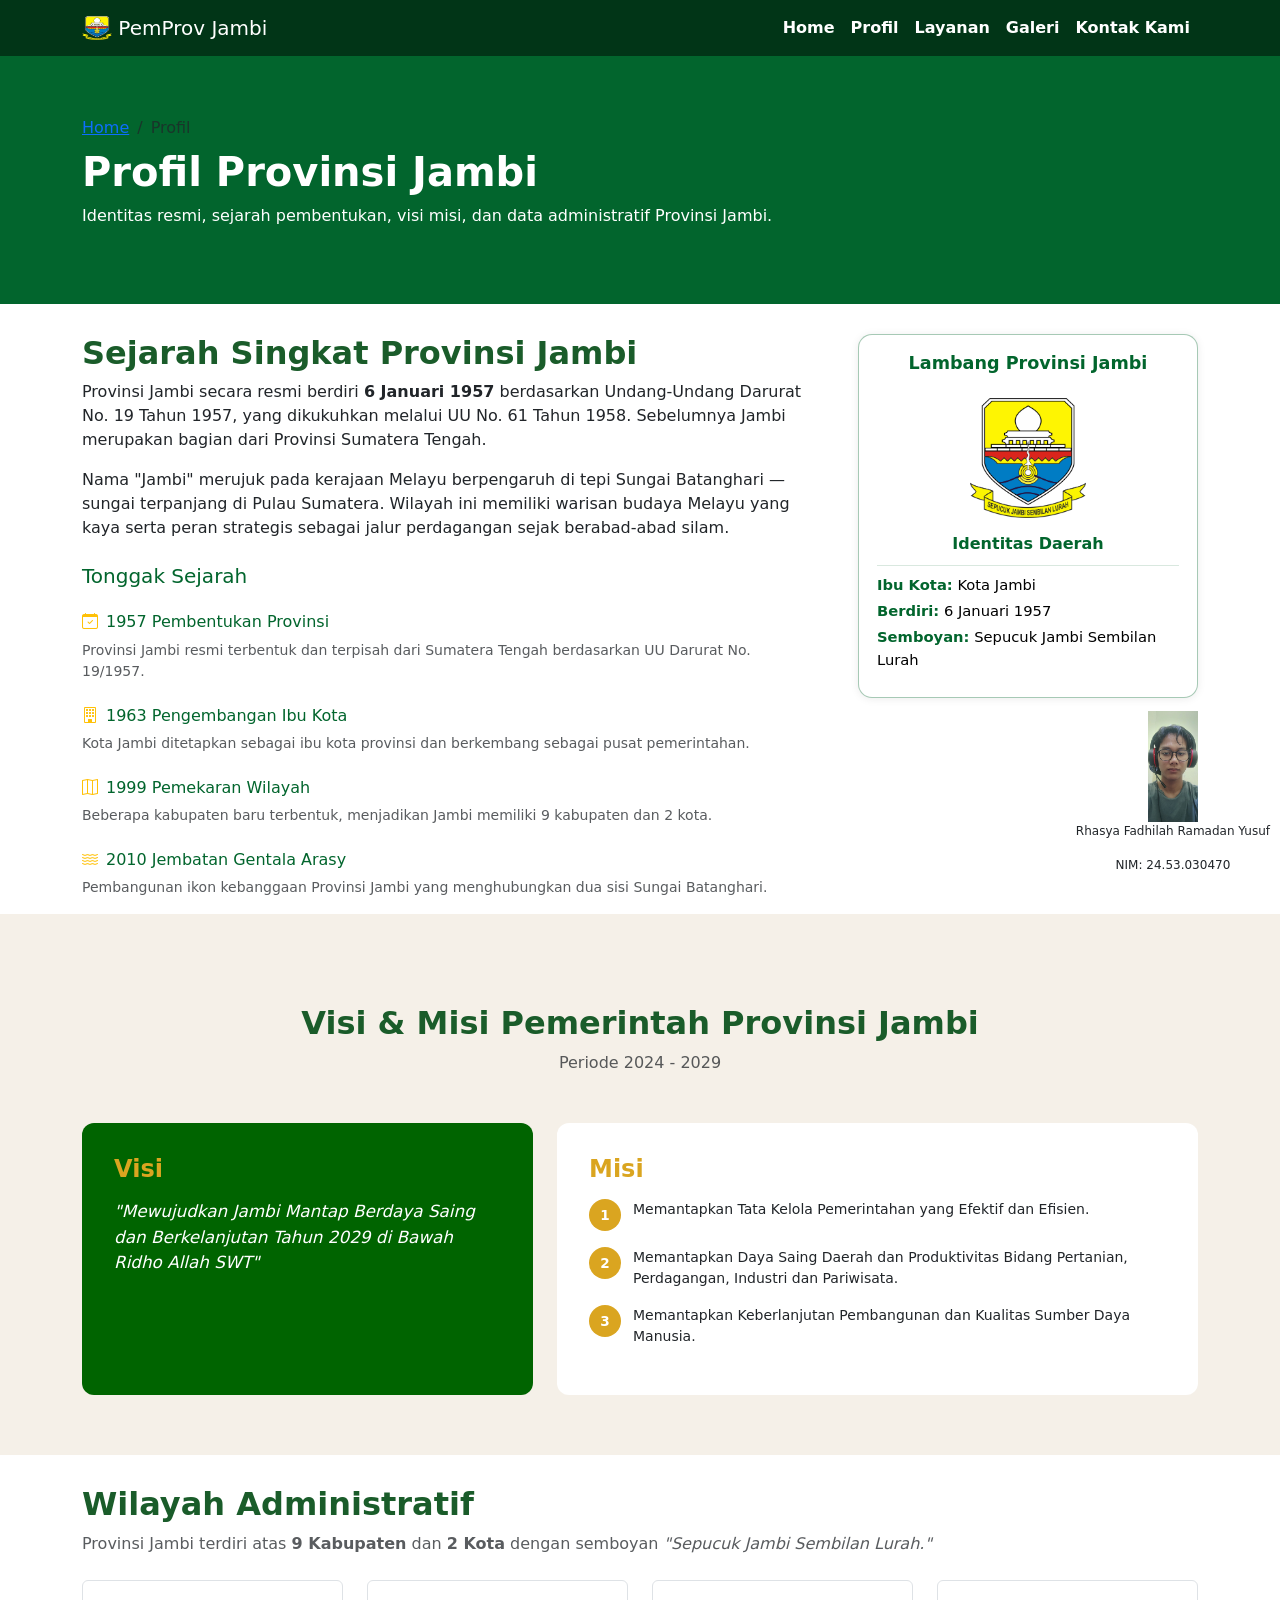
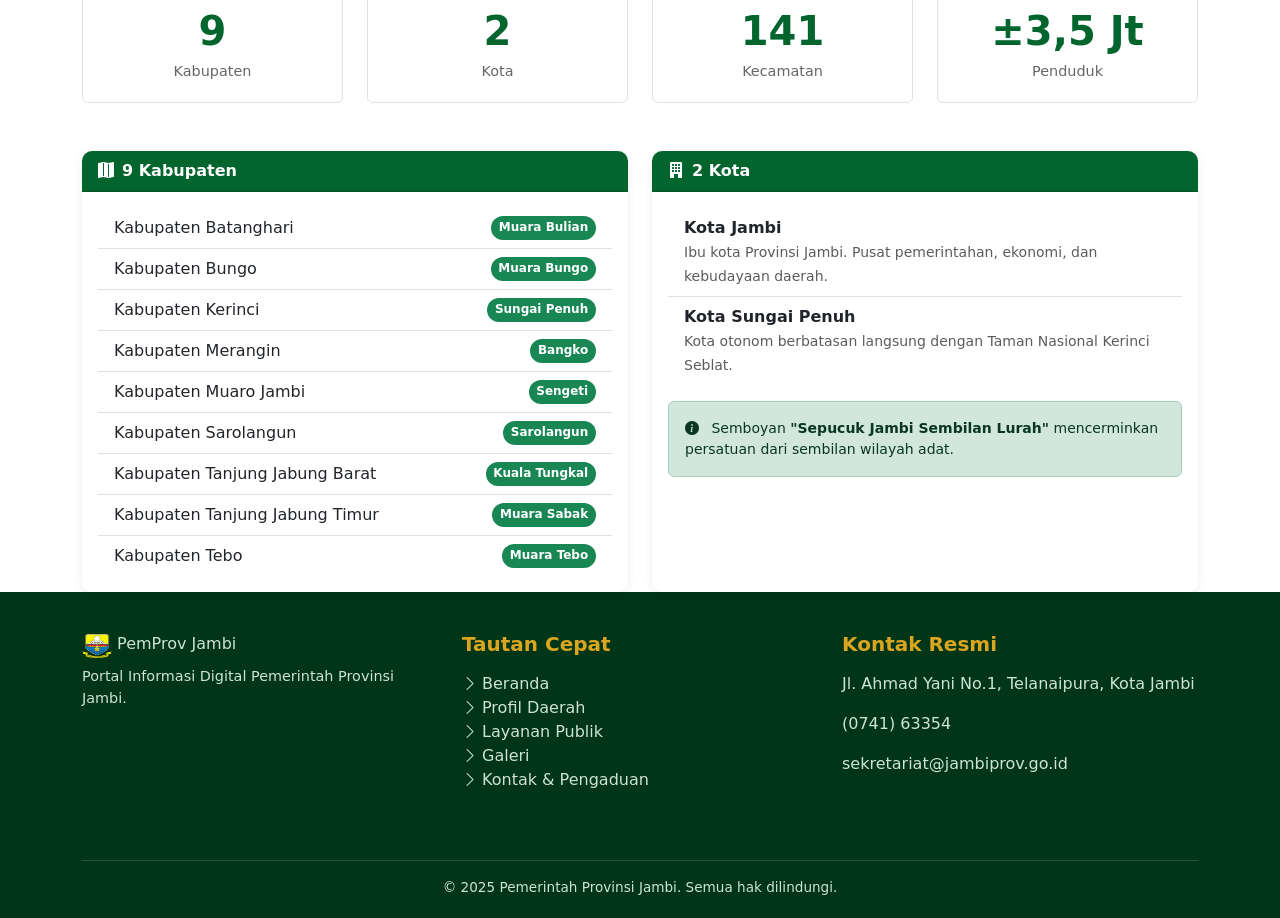
<file: profil.html>
<!doctype html>
<html lang="en">

<head>

    <meta charset="utf-8">
    <meta name="viewport" content="width=device-width, initial-scale=1">
    <link href="https://cdn.jsdelivr.net/npm/bootstrap@5.0.2/dist/css/bootstrap.min.css" rel="stylesheet"
        integrity="sha384-EVSTQN3/azprG1Anm3QDgpJLIm9Nao0Yz1ztcQTwFspd3yD65VohhpuuCOmLASjC" crossorigin="anonymous">
    <link rel="stylesheet" href="style.css">
    <link rel="stylesheet" href="https://cdn.jsdelivr.net/npm/bootstrap-icons@1.11.3/font/bootstrap-icons.min.css">
     <link rel="shortcut icon" href="gambar/logo provinsi.png">
    <title>Profil</title>
</head>

<body>
    <nav class="navbar navbar-expand-lg navbar-dark">
        <div class="container">
            <a class="navbar-brand" href="index.html">
                <img src="gambar/logo provinsi.png" alt="Logo" width="30" height="24"
                    class="d-inline-block align-text-top">
                PemProv Jambi
            </a>
            <button class="navbar-toggler" type="button" data-bs-toggle="collapse" data-bs-target="#navbarNav"
                aria-controls="navbarNav" aria-expanded="false" aria-label="Toggle navigation">
                <span class="navbar-toggler-icon"></span>
            </button>
            <div class="collapse navbar-collapse" id="navbarNav">
                <ul class="navbar-nav ms-auto">
                    <li class="nav-item">
                        <a class="nav-link" href="index.html">Home</a>
                    </li>
                    <li class="nav-item">
                        <a class="nav-link active" aria-current="page" href="profil.html">Profil</a>
                    </li>
                    <li class="nav-item">
                        <a class="nav-link" href="layanan.html">Layanan</a>
                    </li>
                    <li class="nav-item">
                        <a class="nav-link" href="galeri.html">Galeri</a>
                    </li>
                    <li class="nav-item">
                        <a class="nav-link" href="kontak.html">Kontak Kami</a>
                    </li>
                </ul>
            </div>
        </div>
    </nav>


    <div class="page-header">
        <div class="container">
            <nav aria-label="breadcrumb">
                <ol class="breadcrumb mb-2">
                    <li class="breadcrumb-item"><a href="index.html">Home</a></li>
                    <li class="breadcrumb-item active" aria-current="page">Profil</li>
                </ol>
            </nav>
            <h1>Profil Provinsi Jambi</h1>
            <p>Identitas resmi, sejarah pembentukan, visi misi, dan data administratif Provinsi Jambi.</p>
        </div>
    </div>
    <section class="sejarah-section">
        <div class="container">
            <div class="row align-items-start g-5">
                <div class="col-lg-8">
                    <h2 class="section-title">Sejarah Singkat Provinsi Jambi</h2>

                    <p>Provinsi Jambi secara resmi berdiri <strong>6 Januari 1957</strong> berdasarkan Undang-Undang
                        Darurat No. 19 Tahun 1957, yang dikukuhkan melalui UU No. 61 Tahun 1958. Sebelumnya Jambi
                        merupakan bagian dari Provinsi Sumatera Tengah.</p>
                    <p>Nama "Jambi" merujuk pada kerajaan Melayu berpengaruh di tepi Sungai Batanghari — sungai
                        terpanjang di Pulau Sumatera. Wilayah ini memiliki warisan budaya Melayu yang kaya serta peran
                        strategis sebagai jalur perdagangan sejak berabad-abad silam.</p>

                    <h5 class="mt-4 mb-3" style="color: #02652d;">Tonggak Sejarah</h5>
                    <h6 class="mt-4" style="color: #02652d;"><i class="bi bi-calendar-check text-warning me-2"></i>1957
                        Pembentukan Provinsi
                    </h6>
                    <p class="text-muted small">Provinsi Jambi resmi terbentuk dan terpisah dari Sumatera Tengah
                        berdasarkan UU Darurat No. 19/1957.</p>

                    <h6 class="mt-4" style="color: #02652d;"><i class="bi bi-building text-warning me-2"></i>1963
                        Pengembangan Ibu Kota</h6>
                    <p class="text-muted small">Kota Jambi ditetapkan sebagai ibu kota provinsi dan berkembang sebagai
                        pusat pemerintahan.</p>

                    <h6 class="mt-4" style="color: #02652d; "><i class="bi bi-map text-warning me-2"></i>1999 Pemekaran
                        Wilayah</h6>
                    <p class="text-muted small">Beberapa kabupaten baru terbentuk, menjadikan Jambi memiliki 9 kabupaten
                        dan 2 kota.</p>

                    <h6 class="mt-4" style="color: #02652d;"><i class="bi bi-water text-warning me-2"></i>2010 Jembatan
                        Gentala Arasy</h6>
                    <p class="text-muted small">Pembangunan ikon kebanggaan Provinsi Jambi yang menghubungkan dua sisi
                        Sungai Batanghari.</p>
                </div>
                <div class="col-lg-4">
                    <div class="lambang-section">
                        <h5 class="lambang-title text-center" style="color: #02652d; margin-bottom: 16px;">
                            Lambang Provinsi Jambi
                        </h5>
                        <table class="table table-borderless table-sm lambang-table">
                            <tbody>
                                <tr>
                                    <td class="text-center py-2">
                                        <img src="gambar/logo provinsi.png" alt="Lambang Provinsi Jambi"
                                            class="img-fluid" style="max-width: 120px; max-height: 120px;">
                                    </td>
                                </tr>
                                <tr>
                                    <td class="text-center py-2">
                                        <h5 class="mb-1 lambang-subtitle">Identitas Daerah</h5>
                                    </td>
                                </tr>
                                <tr>
                                    <td class="lambang-summary py-2 text-start">
                                        <p class="mb-1"><strong>Ibu Kota:</strong> Kota Jambi</p>
                                        <p class="mb-1"><strong>Berdiri:</strong> 6 Januari 1957</p>
                                        <p class="mb-0"><strong>Semboyan:</strong> Sepucuk Jambi Sembilan Lurah</p>
                                    </td>
                                </tr>
                            </tbody>
                        </table>
                    </div>
                </div>

            </div>
    </section>

    <section class="visi-misi-section">
        <div class="container">
            <h2 class="section-title text-center">Visi & Misi Pemerintah Provinsi Jambi</h2>
            <p class="text-center text-muted mb-5">Periode 2024 - 2029</p>

            <div class="row g-4">

                <div class="col-lg-5">
                    <div class="visi-kolom">
                        <h4>Visi</h4>
                        <blockquote class="blockquote mt-3">
                            <p class="fst-italic" style="color: white; font-size: 1.05rem;">
                                "Mewujudkan Jambi Mantap Berdaya Saing dan Berkelanjutan Tahun 2029 di Bawah Ridho Allah
                                SWT"
                            </p>
                        </blockquote>
                    </div>
                </div>
                <div class="col-lg-7">
                    <div class="misi-kolom">
                        <h4>Misi</h4>
                        <div class="mt-3">
                            <div class="misi-item">
                                <div class="misi-num">1</div>
                                <p class="mb-0 small">Memantapkan Tata Kelola Pemerintahan yang Efektif dan Efisien.</p>
                            </div>
                            <div class="misi-item">
                                <div class="misi-num">2</div>
                                <p class="mb-0 small">Memantapkan Daya Saing Daerah dan Produktivitas Bidang Pertanian, Perdagangan, Industri dan Pariwisata.</p>
                            </div>
                            <div class="misi-item">
                                <div class="misi-num">3</div>
                                <p class="mb-0 small">Memantapkan Keberlanjutan Pembangunan dan Kualitas Sumber Daya Manusia.</p>
                            </div>
                          
                        </div>

                    </div>
                </div>
            </div>

        </div>
    </section>

    <section class="keunggulan-section">
  <div class="container">
    <h2 class="section-title">Wilayah Administratif</h2>
    <div class="section-divider"></div>
    <p class="text-muted mb-4">Provinsi Jambi terdiri atas <strong>9 Kabupaten</strong> dan <strong>2 Kota</strong> dengan semboyan <em>"Sepucuk Jambi Sembilan Lurah."</em></p>
    <div class="row g-4 mb-5">
      <div class="col-6 col-md-3">
        <div class="stat-box border rounded"><div class="stat-num">9</div><div class="stat-label">Kabupaten</div></div>
      </div>
      <div class="col-6 col-md-3">
        <div class="stat-box border rounded"><div class="stat-num">2</div><div class="stat-label">Kota</div></div>
      </div>
      <div class="col-6 col-md-3">
        <div class="stat-box border rounded"><div class="stat-num">141</div><div class="stat-label">Kecamatan</div></div>
      </div>
      <div class="col-6 col-md-3">
        <div class="stat-box border rounded"><div class="stat-num">±3,5 Jt</div><div class="stat-label">Penduduk</div></div>
      </div>
    </div>
    <div class="row g-4">
      <div class="col-md-6">
        <div class="card wilayah-card h-100">
          <div class="card-header"><i class="bi bi-map-fill me-2"></i>9 Kabupaten</div>
          <div class="card-body">
                        <ul class="list-group list-group-flush">
                            <li class="list-group-item d-flex justify-content-between">Kabupaten Batanghari <span class="badge bg-success rounded-pill">Muara Bulian</span></li>
                            <li class="list-group-item d-flex justify-content-between">Kabupaten Bungo <span class="badge bg-success rounded-pill">Muara Bungo</span></li>
                            <li class="list-group-item d-flex justify-content-between">Kabupaten Kerinci <span class="badge bg-success rounded-pill">Sungai Penuh</span></li>
                            <li class="list-group-item d-flex justify-content-between">Kabupaten Merangin <span class="badge bg-success rounded-pill">Bangko</span></li>
                            <li class="list-group-item d-flex justify-content-between">Kabupaten Muaro Jambi <span class="badge bg-success rounded-pill">Sengeti</span></li>
                            <li class="list-group-item d-flex justify-content-between">Kabupaten Sarolangun <span class="badge bg-success rounded-pill">Sarolangun</span></li>
                            <li class="list-group-item d-flex justify-content-between">Kabupaten Tanjung Jabung Barat <span class="badge bg-success rounded-pill">Kuala Tungkal</span></li>
                            <li class="list-group-item d-flex justify-content-between">Kabupaten Tanjung Jabung Timur <span class="badge bg-success rounded-pill">Muara Sabak</span></li>
                            <li class="list-group-item d-flex justify-content-between">Kabupaten Tebo <span class="badge bg-success rounded-pill">Muara Tebo</span></li>
                        </ul>
                    </div>
                </div>
            </div>
            <div class="col-md-6">
                <div class="card wilayah-card h-100">
                    <div class="card-header"><i class="bi bi-building-fill me-2"></i>2 Kota</div>
                    <div class="card-body">
                        <ul class="list-group list-group-flush">
                            <li class="list-group-item">
                                <div class="d-flex align-items-center gap-3">
                                    
                                    <div><strong>Kota Jambi</strong><br><small class="text-muted">Ibu kota Provinsi Jambi. Pusat pemerintahan, ekonomi, dan kebudayaan daerah.</small></div>
                                </div>
                            </li>
                            <li class="list-group-item">
                                <div class="d-flex align-items-center gap-3">

                                    <div><strong>Kota Sungai Penuh</strong><br><small class="text-muted">Kota otonom berbatasan langsung dengan Taman Nasional Kerinci Seblat.</small></div>
                                </div>
                            </li>
                        </ul>
                        <div class="alert alert-success mt-3 mb-0 small">
                            <i class="bi bi-info-circle-fill me-2"></i>
                            Semboyan <strong>"Sepucuk Jambi Sembilan Lurah"</strong> mencerminkan persatuan dari sembilan wilayah adat.
                        </div>
                    </div>
                </div>
            </div>
        </div>
    </div>
</section>
<div style="position:fixed; bottom:10px; right:10px; text-align:center;">
        <img src="gambar/foto gw.jpeg" width="50">
        <p style="font-size:12px;">Rhasya Fadhilah Ramadan Yusuf</p>
        <p style="font-size:12px;">NIM: 24.53.030470</p>
      </div>
 <footer>
        <div class="container">
            <div class="row">
                <div class="col-md-4 mb-4">
                    <a class="navbar-brand" href="index.html">
                        <img src="gambar/logo provinsi.png" alt="Logo" width="30" height="24"
                            class="d-inline-block align-text-top">
                        PemProv Jambi </a>
                    <p class="mt-2" style="font-size:0.9rem; ">Portal Informasi Digital Pemerintah Provinsi Jambi.</p>
                </div>
                <div class="col-md-4 mb-4">
                    <h5>Tautan Cepat</h5>
                    <ul class="list-unstyled">
                        <li><a href="index.html"><i class="bi bi-chevron-right me-1"></i>Beranda</a></li>
                        <li><a href="profil.html"><i class="bi bi-chevron-right me-1"></i>Profil Daerah</a></li>
                        <li><a href="layanan.html"><i class="bi bi-chevron-right me-1"></i>Layanan Publik</a></li>
                        <li><a href="galeri.html"><i class="bi bi-chevron-right me-1"></i>Galeri</a></li>
                        <li><a href="kontak.html"><i class="bi bi-chevron-right me-1"></i>Kontak & Pengaduan</a></li>
                    </ul>
                </div>
                <div class="col-md-4 mb-4">
                    <h5>Kontak Resmi</h5>
                    <p>Jl. Ahmad Yani No.1, Telanaipura, Kota Jambi</p>
                    <p>(0741) 63354</p>
                    <p>sekretariat@jambiprov.go.id</p>
                </div>
            </div>
            <div class="copyright">© 2025 Pemerintah Provinsi Jambi. Semua hak dilindungi.</div>
        </div>
    </footer>


        <script src="https://cdn.jsdelivr.net/npm/bootstrap@5.0.2/dist/js/bootstrap.bundle.min.js"
                crossorigin="anonymous"></script>
</body>

</html>
</file>
<file: style.css>
.navbar {
    background-color: #013517;
}

.nav-item a {
    color: #fff;
    font-weight: bold;
}
.carousel-contain {
    height: 500px;
    background-color: #1a3a2a;
    
}

.carousel-item img {
  width: 100%;
  height: 500px;
  object-fit: cover;
  opacity: 0.55;
}

.carousel-caption {
  bottom: 60px;
  left: 50px;
  text-align: left;
  position: absolute;
  max-width: 50%;
}

.carousel-caption h2 {
    font-weight: bold;
}

.sambutan {
    background-color: #f5f0e8;
  
    padding: 60px;
}

.sambutan h2 {
    font-weight: bold;
    margin-bottom: 20px;
    color: #054621;
}

.page-header {
    background-color:#02652d;
    padding: 60px 0;
}

.page-header h1 {
    font-weight: bold;
    color: white;
}

.page-header p {
    color: white;
}

.section-title {
  color: #1a5c2a;
  font-weight: 700;
  margin-bottom: 8px;
  margin-top: 30px;
}

.lambang-section {
  background-color: #ffffff;
  padding: 18px;
  border-radius: 14px;
  box-shadow: 0 1px 8px rgba(0, 0, 0, 0.08);
  border: 1px solid rgba(2, 101, 45, 0.35);
  margin-top: 30px;
}

.lambang-title {
  font-weight: 700;
  font-size: 1.1rem;
  margin-bottom: 12px;
  border-bottom: none;
  padding-bottom: 0;
}

.lambang-subtitle {
  font-size: 1rem;
  font-weight: 700;
  color: #02652d;
}

.lambang-name {
  font-weight: 700;
  margin-bottom: 0.4rem;
}

.lambang-description {
  font-size: 0.92rem;
  color: #40514e;
  line-height: 1.4;
}

.lambang-table {
  margin: 0;
}

.lambang-table tbody tr td {
  padding: 4px 0;
}

.lambang-summary {
  padding-top: 10px;
  border-top: 1px solid rgba(2, 101, 45, 0.15);
}

.lambang-summary p {
  margin-bottom: 0.3rem;
  font-size: 0.92rem;
}

.lambang-summary strong {
  color: #02652d;
}

.visi-misi-section {
  background-color: #f5f0e8;
  padding: 60px 0;
}

.visi-kolom {
    padding: 32px;
    background-color: darkgreen;
    border-radius: 12px;
    height: 100%; 
}

.visi-kolom h4 {
    color: goldenrod;
    font-weight: bold;
}

.misi-kolom {
    padding: 32px;
    background-color: white;
    border-radius: 12px;
    height: 100%;
}

.misi-kolom h4 {
    color: goldenrod;
    font-weight: bold;
}

.misi-item {
  display: flex;
  gap: 12px;
  margin-bottom: 16px;
}

.misi-num {
  min-width: 32px;
  height: 32px;
  background-color: goldenrod;
  color: #fff;
  border-radius: 50%;
  display: flex;
  align-items: center;
  justify-content: center;
  font-weight: 700;
  font-size: 0.85rem;
}   

.wilayah-card {
  border: none;
  border-radius: 10px;
  box-shadow: 0 2px 10px rgba(0,0,0,0.07);
  transition: transform 0.2s;
}
.wilayah-card:hover {
  transform: translateY(-4px);
}
 .wilayah-card .card-header {
  background-color: #02652d;
  color: #fff;
  font-weight: 600;
  border-radius: 10px 10px 0 0 !important;
}
.stat-box {
  text-align: center;
  padding: 20px;
}
.stat-box .stat-num {
  font-size: 2.5rem;
  font-weight: 700;
  color: #02652d;
}
.stat-box .stat-label {
  color: #666;
  font-size: 0.9rem;
}

.tombol-galeri {
    display: flex;
    flex-wrap: wrap;
    gap: 20px;
    margin-top: 30px;
}

.Galeri-section .card {
    background-color: #f5f0e8;
    margin-top: 20px;
    height: 100%;
}

.Galeri-section .card-img-top {
    width: 100%;
    height: 250px;
    object-fit: cover;
}

.Galeri-section .card-body {
    display: flex;
    flex-direction: column;
    justify-content: flex-start;
}
.card{
    transition: 0.3s;
}

.card:hover{
    transform: translateY(-5px);
}

.card-title{
    font-weight: bold;
    color: #02652d;
}

.card-dinas {
  border: none;
  border-radius: 12px;
  box-shadow: 0 3px 14px rgba(0,0,0,0.09);
  transition: transform 0.25s, box-shadow 0.25s;
  overflow: hidden;
}
.card-dinas:hover {
  transform: translateY(-6px);
  box-shadow: 0 8px 24px rgba(0,0,0,0.14);
}
.card-dinas .card-body {
  padding: 28px;
}
.dinas-icon {
  width: 64px;
  height: 64px;
  border-radius: 16px;
  display: flex;
  align-items: center;
  justify-content: center;
  font-size: 1.8rem;
  color: #fff;
  margin-bottom: 16px;
}
.card-dinas h5 {
  color: var(--hijau-tua);
  font-weight: 700;
  margin-bottom: 8px;
}
.card-dinas p {
  font-size: 0.9rem;
  color: #555;
}

footer {
  background-color: #013517;
  color: #cde3d6;
  padding: 40px 0 20px;
}
footer h5 {
  color: goldenrod;
  font-weight: 700;
  margin-bottom: 16px;
}
footer a {
  color: #cde3d6;
  text-decoration: none;
}
footer a:hover {
  color: goldenrod;
}
footer .copyright {
  border-top: 1px solid rgba(255,255,255,0.15);
  margin-top: 28px;
  padding-top: 16px;
  font-size: 0.85rem;
  text-align: center;
}


.Galeri-section {
  padding-bottom: 48px; 
}

.Galeri-section .row {
  align-items: stretch; 
}

.Galeri-section .card {
  display: flex;
  flex-direction: column;
  height: 100%;
}



.form-card {
  background: #fff;
  border-radius: 14px;
  box-shadow: 0 4px 20px rgba(0,0,0,0.08);
  padding: 36px;
}
.form-label {
  font-weight: 600;
  color: #013517;
}
.form-control:focus,
.form-select:focus {
  border-color: #02652d;
  box-shadow: 0 0 0 0.2rem rgba(46,139,87,0.2);
}
.btn-kirim {
background-color: #013517;
  border: none;
  color: white;
  padding: 12px 32px;
  font-weight: 600;
  border-radius: 8px;
  font-size: 1rem;
  width: 100%;
  transition: opacity 0.2s;
}
.btn-kirim:hover {
  opacity: 0.88;
  color: #013517;
}
#alertSuccess { display: none; }


.info-card {
  background: linear-gradient(135deg, #013517, #02652d);
  border-radius: 14px;
  padding: 32px;
  color: #fff;
  height: 100%;
}
.info-card h4 {
  color: goldenrod;
  font-weight: 700;
  margin-bottom: 24px;
}
.info-item {
  display: flex;
  gap: 14px;
  margin-bottom: 20px;
  align-items: flex-start;
}
.info-icon {
  min-width: 42px;
  height: 42px;
  background: rgba(255,255,255,0.15);
  border-radius: 10px;
  display: flex;
  align-items: center;
  justify-content: center;
  font-size: 1.2rem;
}
.info-text strong {
  display: block;
  color: goldenrod;
  margin-bottom: 2px;
}
.info-text span {
  font-size: 0.9rem;
  color: #c8e8d4;
}
.sosmed-btn {
  display: inline-flex;
  align-items: center;
  gap: 8px;
  background: rgba(255,255,255,0.12);
  border: 1px solid rgba(255,255,255,0.25);
  border-radius: 8px;
  padding: 8px 14px;
  color: #fff;
  text-decoration: none;
  font-size: 0.85rem;
  transition: background 0.2s;
}
.sosmed-btn:hover {
  background: rgba(255,255,255,0.25);
  color: #fff;
}

.maps-section {
  background-color: beige;
  padding: 60px 0;
}
.maps-wrapper {
  border-radius: 14px;
  overflow: hidden;
  box-shadow: 0 4px 20px rgba(0,0,0,0.1);
}
.maps-wrapper iframe {
  width: 100%;
  height: 420px;
  border: none;
}
</file>
